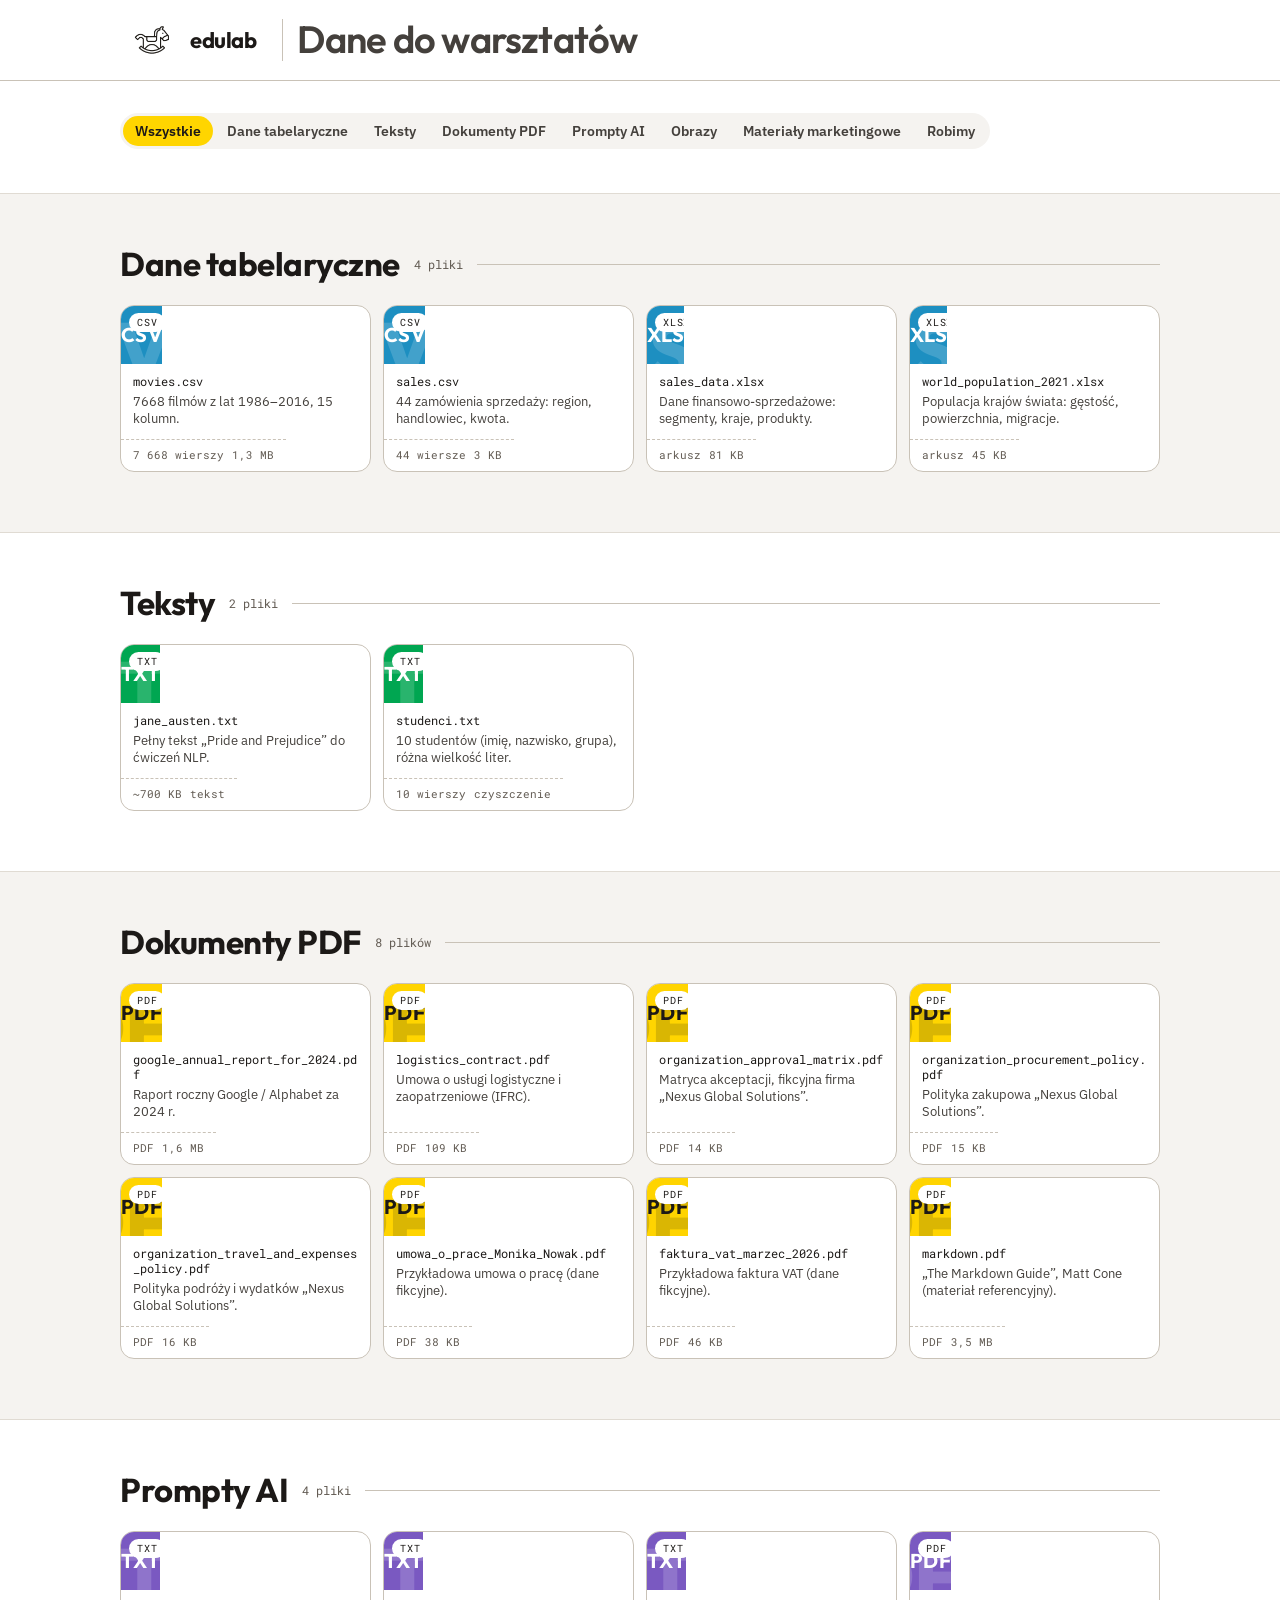
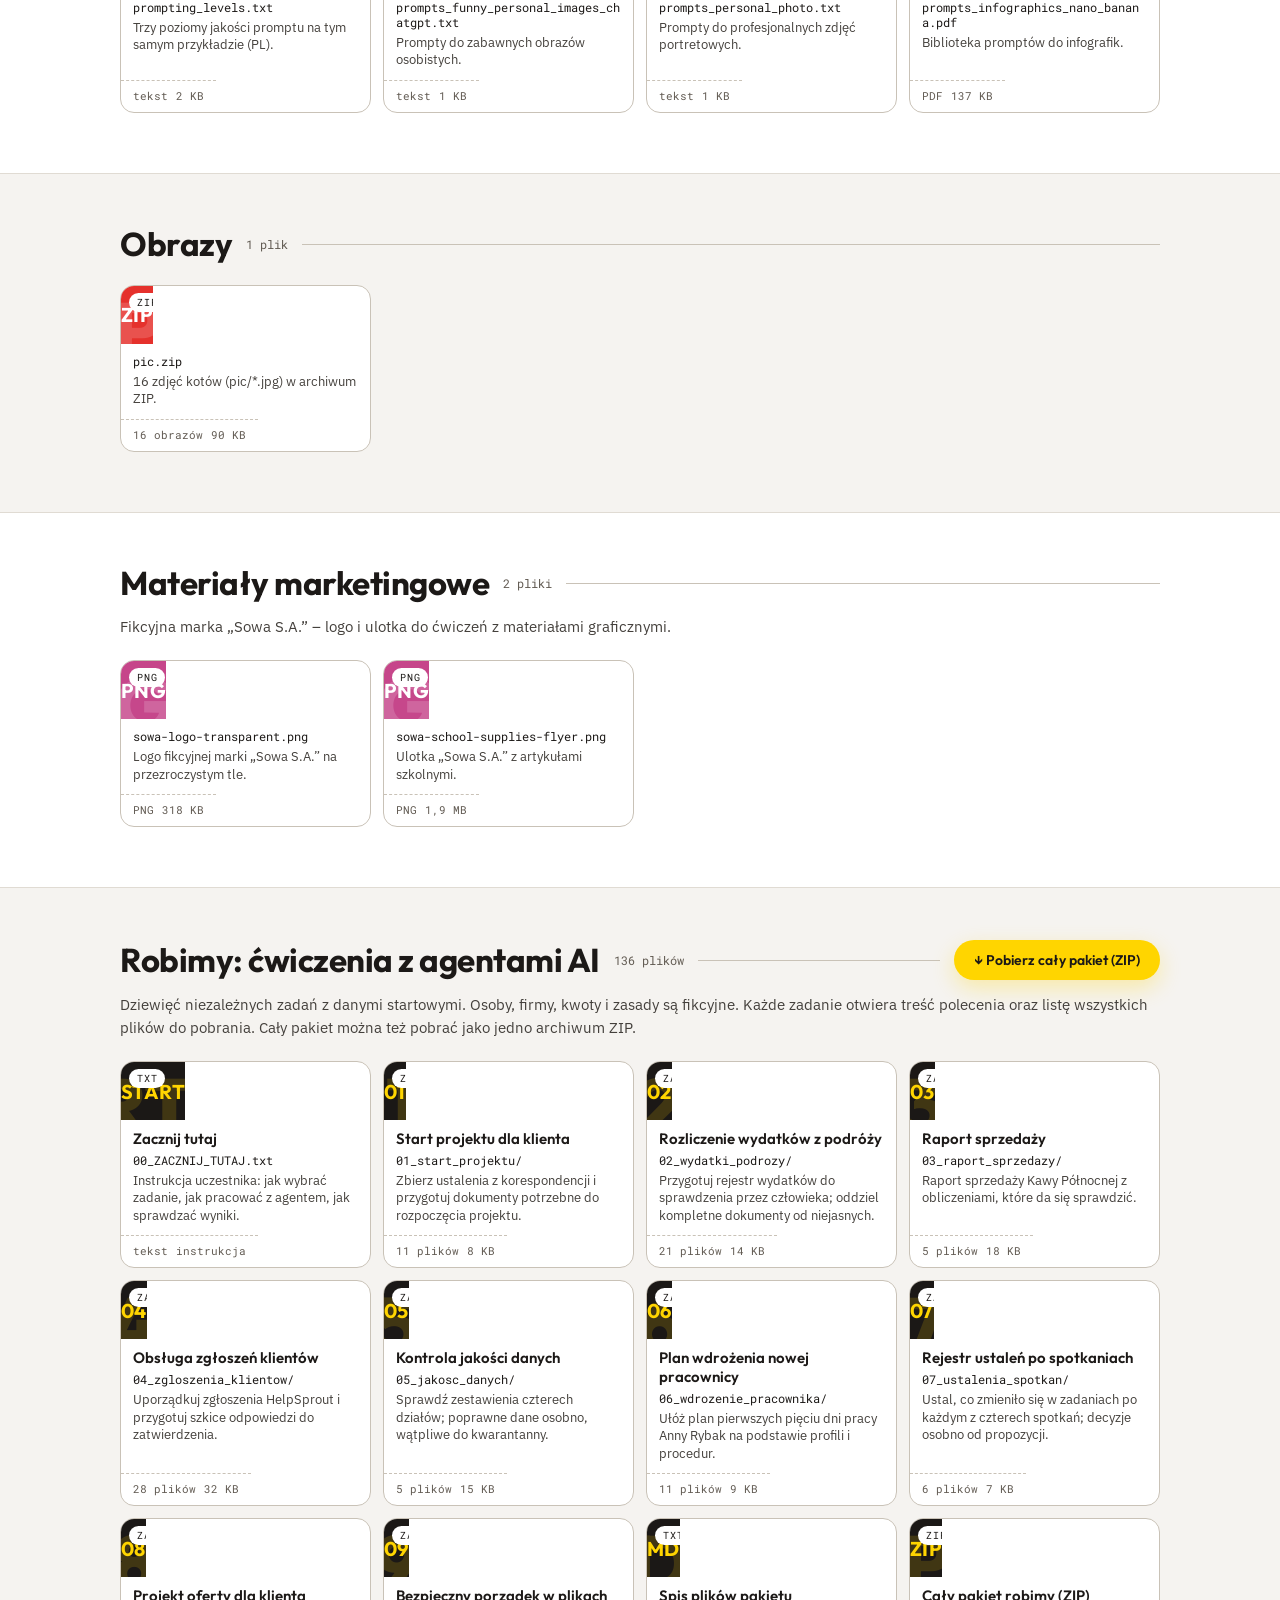
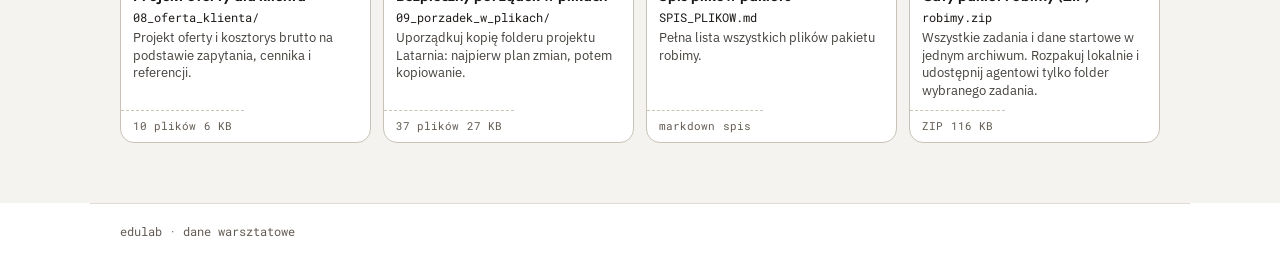
<file: index.html>
<!DOCTYPE html>
<html lang="pl">
<head>
<meta charset="utf-8">
<meta name="viewport" content="width=device-width, initial-scale=1">
<link rel="icon" type="image/svg+xml" href="favicon.svg?v=202609190739">
<link rel="icon" type="image/png" sizes="32x32" href="favicon-32.png?v=202609190739">
<link rel="icon" type="image/png" sizes="16x16" href="favicon-16.png?v=202609190739">
<link rel="apple-touch-icon" sizes="180x180" href="apple-touch-icon.png?v=202609190739">
<meta name="theme-color" content="#FFD500">
<title>edulab · dane warsztatowe</title>
<link rel="preconnect" href="https://fonts.googleapis.com">
<link rel="preconnect" href="https://fonts.gstatic.com" crossorigin>
<link rel="stylesheet" href="https://fonts.googleapis.com/css2?family=Outfit:wght@400;500;600;700;800&family=IBM+Plex+Sans:wght@400;500;600;700&family=Roboto+Mono:wght@400;500&display=swap">
<link rel="stylesheet" href="tokens.css">
<style>
  * { box-sizing: border-box; }
  html, body { margin: 0; padding: 0; }
  body.edu { background: var(--paper); color: var(--ink); font-family: var(--font-sans); }

  /* ─── Top brand bar ─── */
  .edu-header {
    position: sticky; top: 0; z-index: 50; width: 100%;
    background: var(--paper);
    border-bottom: 1px solid var(--line-2);
  }
  .edu-header-inner {
    max-width: 1100px; margin: 0 auto;
    padding: 8px 30px; display: flex; align-items: center; gap: 12px;
  }
  .edu-logo { width: 64px; height: 64px; display: block; margin-right: -6px; }
  .edu-wordmark { font-family: var(--font-display); font-weight: 700; font-size: 22px; letter-spacing: -.02em; color: var(--ink); }
  .edu-app-title {
    margin: 0 0 0 14px; padding-left: 14px; border-left: 1px solid var(--line-2, #d9d3c7);
    font-family: var(--font-display); font-weight: 600; font-size: 38px; letter-spacing: -.02em; line-height: 1.1;
    color: var(--ink-2, #4a4540); white-space: nowrap; overflow: hidden; text-overflow: ellipsis; min-width: 0; flex: 0 1 auto;
  }

  /* ─── Layout shell ─── */
  main { margin: 0; padding: 0; }

  /* ─── Page header ─── */
  .page-head { max-width: 1100px; margin: 0 auto; padding: 32px 30px 44px; text-align: left; }

  /* ─── Filters (segmented toggle) ─── */
  .toolbar { display: flex; justify-content: flex-start; margin: 0; }
  .edu-seg { display: inline-flex; flex-wrap: wrap; justify-content: flex-start; gap: 2px; padding: 3px; background: var(--paper-2); border-radius: var(--r-pill); }
  .edu-seg button {
    border: none; background: transparent; padding: 6px 12px; border-radius: var(--r-pill);
    font-family: var(--font-sans); font-weight: 600; font-size: 14px; color: var(--ink-2); cursor: pointer;
    transition: background-color .15s, color .15s;
  }
  .edu-seg button:hover { color: var(--ink); }
  .edu-seg button[aria-pressed="true"] { background: var(--yellow); color: var(--yellow-ink); }
  .edu-seg button:focus-visible { outline: 3px solid transparent; box-shadow: var(--focus-ring); }

  /* ─── Category sections ─── */
  /* Full-bleed bands: alternating stone / white, content capped in .wrap */
  .cat-section { margin: 0; padding: 52px 0 60px; border-top: 1px solid var(--line); }
  .cat-section:nth-of-type(odd) { background: var(--paper-2); }
  .cat-section > .wrap { max-width: 1100px; margin: 0 auto; padding: 0 30px; }
  /* Section head: h2 + count, then a --line-2 rule running to the right edge (action stays last) */
  .cat-head { display: flex; align-items: center; gap: 14px; margin: 0 0 22px; }
  .cat-head::after { content: ""; order: 1; flex: 1; min-width: 24px; height: 1px; background: var(--line-2); }
  .cat-title { font-family: var(--font-display); font-weight: 700; font-size: var(--h2); line-height: 1.12; letter-spacing: -.015em; color: var(--ink); margin: 0; }
  .cat-count { font-family: var(--font-mono); font-size: 12px; color: var(--ink-3); }
  .cat-action { order: 2; }
  .cat-desc { font-family: var(--font-sans); font-size: 15px; line-height: 1.5; color: var(--ink-2); margin: -8px 0 22px; }
  .cat-section .grid { margin-top: 0; }
  .cat-desc + .grid { margin-top: 0; }

  /* ─── Grid of file cards ─── */
  .grid { display: grid; grid-template-columns: repeat(auto-fill, minmax(232px, 1fr)); gap: 12px; }
  @media (max-width: 560px) { .grid { grid-template-columns: repeat(auto-fill, minmax(160px, 1fr)); gap: 10px; } }

  .card {
    background: var(--surface); border: 1px solid var(--line-2); border-radius: var(--r-lg);
    overflow: hidden; display: flex; flex-direction: column; cursor: pointer; text-align: left;
    padding: 0; border-radius: var(--r-md); font: inherit; color: inherit;
    transition: box-shadow .2s cubic-bezier(.32,.72,.32,1), border-color .2s;
  }
  .card:hover { box-shadow: var(--shadow-md); border-color: var(--line-strong); }
  .card:focus-visible { outline: 3px solid transparent; box-shadow: var(--focus-ring); }

  .card-head {
    height: 58px; position: relative; overflow: hidden;
    display: flex; align-items: center; justify-content: center;
  }
  .head-blue   { background: var(--blue);       color: var(--blue-ink); }
  .head-green  { background: var(--green);      color: var(--green-ink); }
  .head-yellow { background: var(--yellow);     color: var(--yellow-ink); }
  .head-grape  { background: var(--play-grape); color: var(--surface); }
  .head-red    { background: var(--red);        color: var(--red-ink); }
  .head-berry  { background: var(--play-berry); color: var(--surface); }
  .head-ink    { background: var(--ink);        color: var(--yellow); }

  .card-glyph { font-family: var(--font-display); font-weight: 700; font-size: 20px; z-index: 1; letter-spacing: .02em; }
  .card-glyph-ghost {
    position: absolute; right: -10px; bottom: -24px; font-family: var(--font-display);
    font-weight: 800; font-size: 78px; opacity: .16; line-height: 1; user-select: none;
  }
  .card-chip {
    position: absolute; top: 7px; left: 8px; z-index: 2;
    font-family: var(--font-mono); font-size: 9.5px; text-transform: uppercase;
    letter-spacing: .08em; padding: 3px 8px; border-radius: var(--r-pill);
    background: var(--surface); color: var(--ink);
  }

  .card-body { padding: 10px 12px 11px; display: flex; flex-direction: column; gap: 4px; flex: 1; }
  .card-name { font-family: var(--font-mono); font-size: 11.5px; color: var(--ink); word-break: break-all; }
  .card-title { font-family: var(--font-display); font-weight: 600; font-size: 15px; color: var(--ink); line-height: 1.25; }
  .card-blurb { font-family: var(--font-sans); font-size: 12.5px; line-height: 1.4; color: var(--ink-2); margin: 0; }
  .card-foot { padding: 8px 12px 9px; border-top: 1px dashed var(--line-2); }
  .card-meta { display: flex; flex-wrap: wrap; gap: 8px; font-family: var(--font-mono); font-size: 10.5px; color: var(--ink-3); }

  /* ─── Modal ─── */
  .overlay {
    position: fixed; inset: 0; z-index: 100; display: none;
    background: rgba(33,30,26,.46); backdrop-filter: blur(3px);
    align-items: flex-start; justify-content: center; padding: 5vh 20px;
  }
  .overlay.open { display: flex; }
  .modal {
    background: var(--paper); border-radius: var(--r-xl); box-shadow: var(--shadow-lg);
    width: min(860px, 100%); max-height: 90vh; display: flex; flex-direction: column; overflow: hidden;
  }
  .modal-head { padding: 22px 26px 18px; background: var(--paper-2); border-bottom: 1px solid var(--line); display: flex; align-items: flex-start; gap: 16px; }
  .modal-head-text { flex: 1; min-width: 0; }
  .modal-cat { font-family: var(--font-mono); font-size: 11px; text-transform: uppercase; letter-spacing: .1em; color: var(--ink-3); margin: 0 0 6px; }
  .modal-title { font-family: var(--font-mono); font-size: 16px; color: var(--ink); margin: 0; word-break: break-all; }
  .modal-title.is-display { font-family: var(--font-display); font-weight: 700; font-size: 22px; word-break: normal; }
  .modal-blurb { font-family: var(--font-sans); font-size: 14px; color: var(--ink-2); margin: 8px 0 0; line-height: 1.5; }
  .modal-close {
    flex-shrink: 0; width: 36px; height: 36px; border-radius: var(--r-pill); border: 1px solid var(--line-strong);
    background: var(--surface); color: var(--ink); font-size: 18px; cursor: pointer; line-height: 1;
    display: flex; align-items: center; justify-content: center; transition: background-color .15s, color .15s, border-color .15s;
  }
  .modal-close:hover { background: var(--red-soft); color: var(--red-ink); border-color: var(--red-soft); }
  .modal-close:focus-visible, .edu-btn:focus-visible, .file-dl:focus-visible { outline: 3px solid transparent; box-shadow: var(--focus-ring); }

  .modal-actions { padding: 14px 26px; display: flex; gap: 12px; align-items: center; border-bottom: 1px solid var(--line); flex-wrap: wrap; }
  .edu-btn {
    font-family: var(--font-display); font-weight: 600; font-size: 14px;
    background: var(--yellow); color: var(--on-primary); border: none; text-decoration: none;
    border-radius: var(--r-pill); padding: 11px 20px; box-shadow: var(--shadow-primary);
    cursor: pointer; transition: background-color .15s, transform .12s; display: inline-flex; align-items: center; gap: 8px;
  }
  .edu-btn:hover { background: var(--yellow-600); }
  .edu-btn:active { transform: scale(.96); }
  .edu-btn-ghost {
    font-family: var(--font-sans); font-weight: 600; font-size: 14px; color: var(--ink);
    background: var(--surface); border: 1px solid var(--line-strong); box-shadow: none;
  }
  .edu-btn-ghost:hover { background: var(--paper-2); color: var(--ink); }
  .edu-btn[hidden] { display: none; }

  .modal-body { padding: 0; overflow: auto; flex: 1; }

  .preview-note { font-family: var(--font-mono); font-size: 11px; color: var(--ink-3); padding: 12px 26px 0; }

  /* CSV / XLSX table preview */
  .tbl-wrap { overflow: auto; border: 1px solid var(--line-2); border-radius: var(--r-md); margin: 0 26px 26px; }
  table.preview { border-collapse: collapse; width: 100%; font-family: var(--font-sans); font-size: 13px; }
  table.preview th { position: sticky; top: 0; background: var(--paper-3); color: var(--ink); font-family: var(--font-mono); font-size: 11px; text-transform: uppercase; letter-spacing: .08em; text-align: left; padding: 9px 12px; white-space: nowrap; border-bottom: 1px solid var(--line-2); }
  table.preview td { padding: 8px 12px; border-bottom: 1px solid var(--line); color: var(--ink-2); white-space: nowrap; }
  table.preview tr:last-child td { border-bottom: none; }
  table.preview tr:nth-child(even) td { background: var(--paper-2); }
  table.preview td:first-child { color: var(--ink); font-weight: 600; }
  table.preview td.num { text-align: right; font-variant-numeric: tabular-nums; }

  /* text preview */
  pre.txt-preview {
    margin: 0 26px 26px; padding: 18px 20px; background: var(--surface); border: 1px solid var(--line);
    border-radius: var(--r-md); font-family: var(--font-mono); font-size: 12.5px; line-height: 1.6;
    color: var(--ink); white-space: pre-wrap; word-break: break-word; max-height: 52vh; overflow: auto;
  }

  /* pdf preview */
  .pdf-frame { width: 100%; height: 60vh; border: 1px solid var(--line); border-radius: var(--r-md); display: block; }
  .pdf-wrap { padding: 0 26px 26px; }

  /* image preview */
  .img-wrap { padding: 0 26px 26px; }
  .img-preview { display: block; max-width: 100%; max-height: 60vh; margin: 0 auto; border: 1px solid var(--line); border-radius: var(--r-md); background: var(--paper-2); }

  /* info block (solid colour) */
  .info-panel { margin: 0 26px 26px; padding: 22px 24px; background: var(--blue-soft); border-radius: var(--r-xl); color: var(--blue-ink); }
  .info-panel h4 { font-family: var(--font-display); font-weight: 700; font-size: 17px; margin: 0 0 8px; color: inherit; }
  .info-panel p { font-family: var(--font-sans); font-size: 14px; line-height: 1.55; margin: 0; color: inherit; }

  /* task file list (robimy) */
  .file-list { margin: 0 26px 26px; border: 1px solid var(--line-2); border-radius: var(--r-md); overflow: hidden; }
  .file-list-head { font-family: var(--font-mono); font-size: 11px; text-transform: uppercase; letter-spacing: .05em; color: var(--ink); background: var(--paper-3); padding: 9px 14px; border-bottom: 1px solid var(--line-2); }
  .file-row { display: flex; align-items: center; gap: 12px; padding: 8px 14px; border-bottom: 1px solid var(--line); font-size: 13px; }
  .file-row:last-child { border-bottom: none; }
  .file-row:nth-child(even) { background: var(--paper-2); }
  .file-path { flex: 1; min-width: 0; font-family: var(--font-mono); font-size: 12px; color: var(--ink); word-break: break-all; }
  .file-size { font-family: var(--font-mono); font-size: 11px; color: var(--ink-3); white-space: nowrap; }
  .file-dl { font-family: var(--font-sans); font-weight: 600; font-size: 12px; color: var(--ink); text-decoration: none; background: var(--surface); border: 1px solid var(--line-strong); border-radius: var(--r-pill); padding: 4px 10px; white-space: nowrap; transition: background-color .15s; }
  .file-dl:hover { background: var(--yellow); color: var(--yellow-ink); border-color: var(--yellow); }

  .loader { font-family: var(--font-mono); font-size: 12px; color: var(--ink-3); padding: 40px 26px; text-align: center; }

  footer.edu-foot { max-width: 1100px; margin: 0 auto; padding: 20px 30px; border-top: 1px solid var(--line); font-family: var(--font-mono); font-size: 11.5px; color: var(--ink-3); display: flex; justify-content: space-between; flex-wrap: wrap; gap: 10px; }

  .sr-only { position: absolute; width: 1px; height: 1px; overflow: hidden; clip: rect(0 0 0 0); white-space: nowrap; }

  @media (max-width: 768px) {
    .cat-head { flex-wrap: wrap; }
    .cat-action { margin-left: 0; }
    .edu-header-inner { padding: 6px 16px; }
    .page-head { padding: 22px 16px 32px; }
    .edu-app-title { font-size: 15px; margin-left: 10px; padding-left: 10px; }
    .cat-section { padding: 36px 0 44px; }
    .cat-section > .wrap { padding: 0 16px; }
    .cat-head::after { display: none; }
    footer.edu-foot { padding: 20px 16px; }
    .modal-head, .modal-actions { padding-left: 18px; padding-right: 18px; }
    .tbl-wrap, pre.txt-preview, .info-panel, .file-list { margin-left: 18px; margin-right: 18px; }
    .pdf-wrap, .img-wrap { padding-left: 18px; padding-right: 18px; }
    .preview-note { padding-left: 18px; }
  }
</style>
</head>
<body class="edu">

<header class="edu-header"><div class="edu-header-inner">
  <img class="edu-logo" alt="edulab" src="edulab-mark-ink.png">
  <span class="edu-wordmark">edulab</span>
  <h1 class="edu-app-title">Dane do warsztatów</h1>
</div></header>

<main>
  <div class="page-head">
    <div class="toolbar"><div class="edu-seg" id="filters" role="group" aria-label="Filtr kategorii"></div></div>
  </div>

  <div id="sections"></div>
  <p class="sr-only" id="live" aria-live="polite"></p>
</main>

<footer class="edu-foot">
  <span>edulab · dane warsztatowe</span>
</footer>

<div class="overlay" id="overlay">
  <div class="modal" role="dialog" aria-modal="true" aria-labelledby="m-name">
    <div class="modal-head">
      <div class="modal-head-text">
        <p class="modal-cat" id="m-cat"></p>
        <h2 class="modal-title" id="m-name"></h2>
        <p class="modal-blurb" id="m-blurb"></p>
      </div>
      <button class="modal-close" id="m-close" aria-label="Zamknij">×</button>
    </div>
    <div class="modal-actions">
      <a class="edu-btn" id="m-download" href="#" download>↓ Pobierz plik</a>
      <a class="edu-btn edu-btn-ghost" id="m-raw" href="#" target="_blank" rel="noopener">Otwórz na GitHubie</a>
      <span style="flex:1"></span>
      <span class="card-meta" id="m-meta" style="padding:0;"></span>
    </div>
    <div class="modal-body" id="m-body"></div>
  </div>
</div>

<script>
// ─── Constants ───
const RAW  = "https://raw.githubusercontent.com/workszop/data/main/";
const BLOB = "https://github.com/workszop/data/blob/main/";
const TREE = "https://github.com/workszop/data/tree/main/";
const XLSX_CDN = "https://cdn.jsdelivr.net/npm/xlsx@0.18.5/dist/xlsx.full.min.js";
const TXT_LIMIT = 6000;
const TABLE_ROWS = 26;
const NUM_CELL = /^[-+]?\d[\d\s.,]*%?$/;   // preview cells right-aligned as numbers

// category -> label, head colour class, optional description
const CAT = {
  tabular:   { label: "Dane tabelaryczne",     head: "head-blue" },
  text:      { label: "Teksty",                head: "head-green" },
  docs:      { label: "Dokumenty PDF",         head: "head-yellow" },
  prompts:   { label: "Prompty AI",            head: "head-grape" },
  images:    { label: "Obrazy",                head: "head-red" },
  marketing: { label: "Materiały marketingowe", head: "head-berry",
               desc: "Fikcyjna marka „Sowa S.A.” – logo i ulotka do ćwiczeń z materiałami graficznymi." },
  robimy:    { label: "Robimy: ćwiczenia z agentami AI", short: "Robimy", head: "head-ink",
               desc: "Dziewięć niezależnych zadań z danymi startowymi. Osoby, firmy, kwoty i zasady są fikcyjne. Każde zadanie otwiera treść polecenia oraz listę wszystkich plików do pobrania. Cały pakiet można też pobrać jako jedno archiwum ZIP.",
               zip: "robimy.zip" },
};

// every file in robimy/, grouped by task folder (generated from git ls-files)
const ROBIMY = {"_root":[{"p":"00_ZACZNIJ_TUTAJ.txt","s":2898},{"p":"SPIS_PLIKOW.md","s":26728}],"01_start_projektu":[{"p":"01_start_projektu/ZADANIE.txt","s":2120},{"p":"01_start_projektu/dane_startowe/kalendarz_zespolu.csv","s":724},{"p":"01_start_projektu/dane_startowe/katalog_uslug.csv","s":663},{"p":"01_start_projektu/dane_startowe/korespondencja_01.txt","s":653},{"p":"01_start_projektu/dane_startowe/korespondencja_02.txt","s":526},{"p":"01_start_projektu/dane_startowe/korespondencja_03.txt","s":521},{"p":"01_start_projektu/dane_startowe/korespondencja_04.txt","s":446},{"p":"01_start_projektu/dane_startowe/korespondencja_05.txt","s":452},{"p":"01_start_projektu/dane_startowe/notatka_spotkanie.txt","s":808},{"p":"01_start_projektu/dane_startowe/portfolio_zatwierdzone.md","s":710},{"p":"01_start_projektu/dane_startowe/zasady_danych.txt","s":415}],"02_wydatki_podrozy":[{"p":"02_wydatki_podrozy/ZADANIE.txt","s":2193},{"p":"02_wydatki_podrozy/dane_startowe/brief_podrozy.md","s":766},{"p":"02_wydatki_podrozy/dane_startowe/dokument_001.txt","s":564},{"p":"02_wydatki_podrozy/dane_startowe/dokument_002.txt","s":521},{"p":"02_wydatki_podrozy/dane_startowe/dokument_003.txt","s":501},{"p":"02_wydatki_podrozy/dane_startowe/dokument_004.txt","s":513},{"p":"02_wydatki_podrozy/dane_startowe/dokument_005.txt","s":513},{"p":"02_wydatki_podrozy/dane_startowe/dokument_006.txt","s":501},{"p":"02_wydatki_podrozy/dane_startowe/dokument_007.txt","s":553},{"p":"02_wydatki_podrozy/dane_startowe/dokument_008.txt","s":511},{"p":"02_wydatki_podrozy/dane_startowe/dokument_009.txt","s":570},{"p":"02_wydatki_podrozy/dane_startowe/dokument_010.txt","s":566},{"p":"02_wydatki_podrozy/dane_startowe/dokument_011.txt","s":502},{"p":"02_wydatki_podrozy/dane_startowe/dokument_012.txt","s":559},{"p":"02_wydatki_podrozy/dane_startowe/dokument_013.txt","s":525},{"p":"02_wydatki_podrozy/dane_startowe/dokument_014.txt","s":532},{"p":"02_wydatki_podrozy/dane_startowe/dokument_015.txt","s":516},{"p":"02_wydatki_podrozy/dane_startowe/dokument_016.txt","s":548},{"p":"02_wydatki_podrozy/dane_startowe/dokument_017.txt","s":551},{"p":"02_wydatki_podrozy/dane_startowe/dokument_018.txt","s":551},{"p":"02_wydatki_podrozy/dane_startowe/spis_zrodel.csv","s":1350}],"03_raport_sprzedazy":[{"p":"03_raport_sprzedazy/ZADANIE.txt","s":2174},{"p":"03_raport_sprzedazy/dane_startowe/cele.csv","s":168},{"p":"03_raport_sprzedazy/dane_startowe/okresy.csv","s":397},{"p":"03_raport_sprzedazy/dane_startowe/sprzedaz.csv","s":15689},{"p":"03_raport_sprzedazy/dane_startowe/wynik_poprzedni.csv","s":115}],"04_zgloszenia_klientow":[{"p":"04_zgloszenia_klientow/ZADANIE.txt","s":2433},{"p":"04_zgloszenia_klientow/dane_startowe/eksport_01.csv","s":8547},{"p":"04_zgloszenia_klientow/dane_startowe/eksport_02.csv","s":8547},{"p":"04_zgloszenia_klientow/dane_startowe/historia_zamowien.csv","s":841},{"p":"04_zgloszenia_klientow/dane_startowe/wiadomosc_001.txt","s":546},{"p":"04_zgloszenia_klientow/dane_startowe/wiadomosc_002.txt","s":511},{"p":"04_zgloszenia_klientow/dane_startowe/wiadomosc_003.txt","s":542},{"p":"04_zgloszenia_klientow/dane_startowe/wiadomosc_004.txt","s":525},{"p":"04_zgloszenia_klientow/dane_startowe/wiadomosc_005.txt","s":464},{"p":"04_zgloszenia_klientow/dane_startowe/wiadomosc_006.txt","s":563},{"p":"04_zgloszenia_klientow/dane_startowe/wiadomosc_007.txt","s":560},{"p":"04_zgloszenia_klientow/dane_startowe/wiadomosc_008.txt","s":595},{"p":"04_zgloszenia_klientow/dane_startowe/wiadomosc_009.txt","s":565},{"p":"04_zgloszenia_klientow/dane_startowe/wiadomosc_010.txt","s":505},{"p":"04_zgloszenia_klientow/dane_startowe/wiadomosc_011.txt","s":553},{"p":"04_zgloszenia_klientow/dane_startowe/wiadomosc_012.txt","s":516},{"p":"04_zgloszenia_klientow/dane_startowe/wiadomosc_013.txt","s":483},{"p":"04_zgloszenia_klientow/dane_startowe/wiadomosc_014.txt","s":459},{"p":"04_zgloszenia_klientow/dane_startowe/wiadomosc_015.txt","s":517},{"p":"04_zgloszenia_klientow/dane_startowe/wiadomosc_016.txt","s":502},{"p":"04_zgloszenia_klientow/dane_startowe/wiadomosc_017.txt","s":535},{"p":"04_zgloszenia_klientow/dane_startowe/wiadomosc_018.txt","s":443},{"p":"04_zgloszenia_klientow/dane_startowe/wiadomosc_019.txt","s":492},{"p":"04_zgloszenia_klientow/dane_startowe/wiadomosc_020.txt","s":479},{"p":"04_zgloszenia_klientow/dane_startowe/wiadomosc_021.txt","s":500},{"p":"04_zgloszenia_klientow/dane_startowe/wiadomosc_022.txt","s":459},{"p":"04_zgloszenia_klientow/dane_startowe/wiadomosc_023.txt","s":487},{"p":"04_zgloszenia_klientow/dane_startowe/wiadomosc_024.txt","s":493}],"05_jakosc_danych":[{"p":"05_jakosc_danych/ZADANIE.txt","s":2426},{"p":"05_jakosc_danych/dane_startowe/finanse.csv","s":2975},{"p":"05_jakosc_danych/dane_startowe/operacje.csv","s":3684},{"p":"05_jakosc_danych/dane_startowe/sprzedaz.csv","s":3084},{"p":"05_jakosc_danych/dane_startowe/wsparcie.csv","s":3272}],"06_wdrozenie_pracownika":[{"p":"06_wdrozenie_pracownika/ZADANIE.txt","s":2147},{"p":"06_wdrozenie_pracownika/dane_startowe/kalendarz_wdrozenia.csv","s":612},{"p":"06_wdrozenie_pracownika/dane_startowe/macierz_dostepow.csv","s":842},{"p":"06_wdrozenie_pracownika/dane_startowe/opiekunowie.csv","s":535},{"p":"06_wdrozenie_pracownika/dane_startowe/procedura_01.md","s":764},{"p":"06_wdrozenie_pracownika/dane_startowe/procedura_02.md","s":673},{"p":"06_wdrozenie_pracownika/dane_startowe/procedura_03.md","s":561},{"p":"06_wdrozenie_pracownika/dane_startowe/profil_01.md","s":1148},{"p":"06_wdrozenie_pracownika/dane_startowe/profil_02.md","s":809},{"p":"06_wdrozenie_pracownika/dane_startowe/profil_03.md","s":810},{"p":"06_wdrozenie_pracownika/dane_startowe/profil_04.md","s":760}],"07_ustalenia_spotkan":[{"p":"07_ustalenia_spotkan/ZADANIE.txt","s":2121},{"p":"07_ustalenia_spotkan/dane_startowe/spotkanie_01.md","s":1058},{"p":"07_ustalenia_spotkan/dane_startowe/spotkanie_02.md","s":868},{"p":"07_ustalenia_spotkan/dane_startowe/spotkanie_03.md","s":882},{"p":"07_ustalenia_spotkan/dane_startowe/spotkanie_04.md","s":907},{"p":"07_ustalenia_spotkan/dane_startowe/zadania_startowe.csv","s":1507}],"08_oferta_klienta":[{"p":"08_oferta_klienta/ZADANIE.txt","s":2153},{"p":"08_oferta_klienta/dane_startowe/cennik.csv","s":476},{"p":"08_oferta_klienta/dane_startowe/dostepnosc_realizacji.csv","s":427},{"p":"08_oferta_klienta/dane_startowe/katalog_uslug.csv","s":551},{"p":"08_oferta_klienta/dane_startowe/notatka_wewnetrzna.txt","s":302},{"p":"08_oferta_klienta/dane_startowe/portfolio_zatwierdzone.md","s":486},{"p":"08_oferta_klienta/dane_startowe/reguly_rabatow.md","s":490},{"p":"08_oferta_klienta/dane_startowe/uzupelnienie_01.txt","s":374},{"p":"08_oferta_klienta/dane_startowe/wzor_oferty.md","s":481},{"p":"08_oferta_klienta/dane_startowe/zapytanie_klienta.txt","s":537}],"09_porzadek_w_plikach":[{"p":"09_porzadek_w_plikach/ZADANIE.txt","s":2468},{"p":"09_porzadek_w_plikach/dane_startowe/archiwum/2025/Plan spotkania.md","s":804},{"p":"09_porzadek_w_plikach/dane_startowe/archiwum/Lista zadań.csv","s":271},{"p":"09_porzadek_w_plikach/dane_startowe/archiwum/Notatka z rozmowy.txt","s":811},{"p":"09_porzadek_w_plikach/dane_startowe/archiwum/Notatki zespołu.txt","s":813},{"p":"09_porzadek_w_plikach/dane_startowe/archiwum/Plan spotkania.md","s":801},{"p":"09_porzadek_w_plikach/dane_startowe/archiwum/brief etap 1.md","s":796},{"p":"09_porzadek_w_plikach/dane_startowe/czytelnia/założenia – komentarze.txt","s":795},{"p":"09_porzadek_w_plikach/dane_startowe/czytelnia/założenia.txt","s":782},{"p":"09_porzadek_w_plikach/dane_startowe/dane/Lista zadań.csv","s":351},{"p":"09_porzadek_w_plikach/dane_startowe/dane/ankieta uczestników kopia.csv","s":374},{"p":"09_porzadek_w_plikach/dane_startowe/dane/ankieta uczestników.csv","s":374},{"p":"09_porzadek_w_plikach/dane_startowe/dane/lista zadań poprawiona.csv","s":302},{"p":"09_porzadek_w_plikach/dane_startowe/do wysłania/Podsumowanie dla partnera.txt","s":809},{"p":"09_porzadek_w_plikach/dane_startowe/inbox/Notatka z rozmowy.txt","s":788},{"p":"09_porzadek_w_plikach/dane_startowe/inbox/Nowy dokument 1 (2).md","s":783},{"p":"09_porzadek_w_plikach/dane_startowe/inbox/Nowy dokument 1.md","s":783},{"p":"09_porzadek_w_plikach/dane_startowe/notatki/Decyzje projektowe – szkic.md","s":781},{"p":"09_porzadek_w_plikach/dane_startowe/notatki/Decyzje projektowe.md","s":803},{"p":"09_porzadek_w_plikach/dane_startowe/raporty/Raport tygodniowy final 2.md","s":791},{"p":"09_porzadek_w_plikach/dane_startowe/raporty/Raport tygodniowy final.md","s":792},{"p":"09_porzadek_w_plikach/dane_startowe/raporty/Raport tygodniowy.md","s":795},{"p":"09_porzadek_w_plikach/dane_startowe/robocze/Plan spotkania.md","s":812},{"p":"09_porzadek_w_plikach/dane_startowe/robocze/plan spotkania 2.md","s":794},{"p":"09_porzadek_w_plikach/dane_startowe/robocze/plan_spotkania_2026-02-12.md","s":782},{"p":"09_porzadek_w_plikach/dane_startowe/stare kopie/wersja finalna/Opis usługi.md","s":790},{"p":"09_porzadek_w_plikach/dane_startowe/stare kopie/wersja finalna/Podsumowanie dla partnera.txt","s":809},{"p":"09_porzadek_w_plikach/dane_startowe/współpraca/Kalendarz prac.csv","s":286},{"p":"09_porzadek_w_plikach/dane_startowe/współpraca/Notatki zespołu (koperta).txt","s":790},{"p":"09_porzadek_w_plikach/dane_startowe/współpraca/Notatki zespołu.txt","s":790},{"p":"09_porzadek_w_plikach/dane_startowe/współpraca/brief – etap 1.md","s":791},{"p":"09_porzadek_w_plikach/dane_startowe/współpraca/kalendarz prac kopia.csv","s":286},{"p":"09_porzadek_w_plikach/dane_startowe/źródła/Glosariusz.md","s":781},{"p":"09_porzadek_w_plikach/dane_startowe/źródła/Glosariusz_roboczy.md","s":794},{"p":"09_porzadek_w_plikach/dane_startowe/źródła/Metryka zakresu.json","s":447},{"p":"09_porzadek_w_plikach/dane_startowe/źródła/Opis usługi.md","s":790},{"p":"09_porzadek_w_plikach/dane_startowe/źródła/opis_usługi_v2.md","s":809}]};

const FILES = [
  // ─── tabular ───
  { f:"movies.csv", cat:"tabular", kind:"csv", glyph:"CSV",
    blurb:"7668 filmów z lat 1986–2016, 15 kolumn.", meta:["7 668 wierszy","1,3 MB"] },
  { f:"sales.csv", cat:"tabular", kind:"csv", glyph:"CSV",
    blurb:"44 zamówienia sprzedaży: region, handlowiec, kwota.", meta:["44 wiersze","3 KB"] },
  { f:"sales_data.xlsx", cat:"tabular", kind:"xlsx", glyph:"XLS",
    blurb:"Dane finansowo-sprzedażowe: segmenty, kraje, produkty.", meta:["arkusz","81 KB"] },
  { f:"world_population_2021.xlsx", cat:"tabular", kind:"xlsx", glyph:"XLS",
    blurb:"Populacja krajów świata: gęstość, powierzchnia, migracje.", meta:["arkusz","45 KB"] },

  // ─── text ───
  { f:"jane_austen.txt", cat:"text", kind:"txt", glyph:"TXT",
    blurb:"Pełny tekst „Pride and Prejudice” do ćwiczeń NLP.", meta:["~700 KB","tekst"] },
  { f:"studenci.txt", cat:"text", kind:"txt", glyph:"TXT",
    blurb:"10 studentów (imię, nazwisko, grupa), różna wielkość liter.", meta:["10 wierszy","czyszczenie"] },

  // ─── docs ───
  { f:"google_annual_report_for_2024.pdf", cat:"docs", kind:"pdf", glyph:"PDF",
    blurb:"Raport roczny Google / Alphabet za 2024 r.", meta:["PDF","1,6 MB"] },
  { f:"logistics_contract.pdf", cat:"docs", kind:"pdf", glyph:"PDF",
    blurb:"Umowa o usługi logistyczne i zaopatrzeniowe (IFRC).", meta:["PDF","109 KB"] },
  { f:"organization_approval_matrix.pdf", cat:"docs", kind:"pdf", glyph:"PDF",
    blurb:"Matryca akceptacji, fikcyjna firma „Nexus Global Solutions”.", meta:["PDF","14 KB"] },
  { f:"organization_procurement_policy.pdf", cat:"docs", kind:"pdf", glyph:"PDF",
    blurb:"Polityka zakupowa „Nexus Global Solutions”.", meta:["PDF","15 KB"] },
  { f:"organization_travel_and_expenses_policy.pdf", cat:"docs", kind:"pdf", glyph:"PDF",
    blurb:"Polityka podróży i wydatków „Nexus Global Solutions”.", meta:["PDF","16 KB"] },
  { f:"umowa_o_prace_Monika_Nowak.pdf", cat:"docs", kind:"pdf", glyph:"PDF",
    blurb:"Przykładowa umowa o pracę (dane fikcyjne).", meta:["PDF","38 KB"] },
  { f:"faktura_vat_marzec_2026.pdf", cat:"docs", kind:"pdf", glyph:"PDF",
    blurb:"Przykładowa faktura VAT (dane fikcyjne).", meta:["PDF","46 KB"] },
  { f:"markdown.pdf", cat:"docs", kind:"pdf", glyph:"PDF",
    blurb:"„The Markdown Guide”, Matt Cone (materiał referencyjny).", meta:["PDF","3,5 MB"] },

  // ─── prompts ───
  { f:"prompting_levels.txt", cat:"prompts", kind:"txt", glyph:"TXT",
    blurb:"Trzy poziomy jakości promptu na tym samym przykładzie (PL).", meta:["tekst","2 KB"] },
  { f:"prompts_funny_personal_images_chatgpt.txt", cat:"prompts", kind:"txt", glyph:"TXT",
    blurb:"Prompty do zabawnych obrazów osobistych.", meta:["tekst","1 KB"] },
  { f:"prompts_personal_photo.txt", cat:"prompts", kind:"txt", glyph:"TXT",
    blurb:"Prompty do profesjonalnych zdjęć portretowych.", meta:["tekst","1 KB"] },
  { f:"prompts_infographics_nano_banana.pdf", cat:"prompts", kind:"pdf", glyph:"PDF",
    blurb:"Biblioteka promptów do infografik.", meta:["PDF","137 KB"] },

  // ─── images ───
  { f:"pic.zip", cat:"images", kind:"zip", glyph:"ZIP",
    blurb:"16 zdjęć kotów (pic/*.jpg) w archiwum ZIP.", meta:["16 obrazów","90 KB"] },

  // ─── marketing ───
  { f:"marketing/sowa-sa/sowa-logo-transparent.png", cat:"marketing", kind:"png", glyph:"PNG",
    blurb:"Logo fikcyjnej marki „Sowa S.A.” na przezroczystym tle.", meta:["PNG","318 KB"] },
  { f:"marketing/sowa-sa/sowa-school-supplies-flyer.png", cat:"marketing", kind:"png", glyph:"PNG",
    blurb:"Ulotka „Sowa S.A.” z artykułami szkolnymi.", meta:["PNG","1,9 MB"] },

  // ─── robimy ───
  { f:"robimy/00_ZACZNIJ_TUTAJ.txt", cat:"robimy", kind:"txt", glyph:"START", title:"Zacznij tutaj",
    blurb:"Instrukcja uczestnika: jak wybrać zadanie, jak pracować z agentem, jak sprawdzać wyniki.", meta:["tekst","instrukcja"] },
  { f:"robimy/01_start_projektu", cat:"robimy", kind:"task", glyph:"01", title:"Start projektu dla klienta", task:"01_start_projektu",
    blurb:"Zbierz ustalenia z korespondencji i przygotuj dokumenty potrzebne do rozpoczęcia projektu." },
  { f:"robimy/02_wydatki_podrozy", cat:"robimy", kind:"task", glyph:"02", title:"Rozliczenie wydatków z podróży", task:"02_wydatki_podrozy",
    blurb:"Przygotuj rejestr wydatków do sprawdzenia przez człowieka; oddziel kompletne dokumenty od niejasnych." },
  { f:"robimy/03_raport_sprzedazy", cat:"robimy", kind:"task", glyph:"03", title:"Raport sprzedaży", task:"03_raport_sprzedazy",
    blurb:"Raport sprzedaży Kawy Północnej z obliczeniami, które da się sprawdzić." },
  { f:"robimy/04_zgloszenia_klientow", cat:"robimy", kind:"task", glyph:"04", title:"Obsługa zgłoszeń klientów", task:"04_zgloszenia_klientow",
    blurb:"Uporządkuj zgłoszenia HelpSprout i przygotuj szkice odpowiedzi do zatwierdzenia." },
  { f:"robimy/05_jakosc_danych", cat:"robimy", kind:"task", glyph:"05", title:"Kontrola jakości danych", task:"05_jakosc_danych",
    blurb:"Sprawdź zestawienia czterech działów; poprawne dane osobno, wątpliwe do kwarantanny." },
  { f:"robimy/06_wdrozenie_pracownika", cat:"robimy", kind:"task", glyph:"06", title:"Plan wdrożenia nowej pracownicy", task:"06_wdrozenie_pracownika",
    blurb:"Ułóż plan pierwszych pięciu dni pracy Anny Rybak na podstawie profili i procedur." },
  { f:"robimy/07_ustalenia_spotkan", cat:"robimy", kind:"task", glyph:"07", title:"Rejestr ustaleń po spotkaniach", task:"07_ustalenia_spotkan",
    blurb:"Ustal, co zmieniło się w zadaniach po każdym z czterech spotkań; decyzje osobno od propozycji." },
  { f:"robimy/08_oferta_klienta", cat:"robimy", kind:"task", glyph:"08", title:"Projekt oferty dla klienta", task:"08_oferta_klienta",
    blurb:"Projekt oferty i kosztorys brutto na podstawie zapytania, cennika i referencji." },
  { f:"robimy/09_porzadek_w_plikach", cat:"robimy", kind:"task", glyph:"09", title:"Bezpieczny porządek w plikach", task:"09_porzadek_w_plikach",
    blurb:"Uporządkuj kopię folderu projektu Latarnia: najpierw plan zmian, potem kopiowanie." },
  { f:"robimy/SPIS_PLIKOW.md", cat:"robimy", kind:"txt", glyph:"MD", title:"Spis plików pakietu",
    blurb:"Pełna lista wszystkich plików pakietu robimy.", meta:["markdown","spis"] },
  { f:"robimy.zip", cat:"robimy", kind:"zip", glyph:"ZIP", title:"Cały pakiet robimy (ZIP)", zipOf:"robimy",
    blurb:"Wszystkie zadania i dane startowe w jednym archiwum. Rozpakuj lokalnie i udostępnij agentowi tylko folder wybranego zadania.", meta:["ZIP","116 KB"] },
];

// ─── State ───
let activeCat = "all";
let pdfObjectUrl = null;
let xlsxLoading = null;

// ─── DOM refs ───
const sectionsEl = document.getElementById("sections");
const filtersEl  = document.getElementById("filters");
const liveEl     = document.getElementById("live");
const overlay    = document.getElementById("overlay");
const mBody      = document.getElementById("m-body");
const mCat       = document.getElementById("m-cat");
const mName      = document.getElementById("m-name");
const mBlurb     = document.getElementById("m-blurb");
const mMeta      = document.getElementById("m-meta");
const mDownload  = document.getElementById("m-download");
const mRaw       = document.getElementById("m-raw");
const mClose     = document.getElementById("m-close");

// ─── Helpers ───
const esc = s => String(s).replace(/&/g,"&amp;").replace(/</g,"&lt;").replace(/>/g,"&gt;").replace(/"/g,"&quot;");
const encPath = p => p.split("/").map(encodeURIComponent).join("/");
const fmtSize = n => n < 1024 ? `${n} B` : n < 1024*1024 ? `${Math.round(n/1024)} KB` : `${(n/1024/1024).toFixed(1).replace(".", ",")} MB`;
const taskFiles = key => ROBIMY[key] || [];
const taskSize  = key => taskFiles(key).reduce((a, x) => a + x.s, 0);
const baseName  = p => p.split("/").pop();
const pluralFiles = n => n === 1 ? "plik" : (n % 10 >= 2 && n % 10 <= 4 && (n % 100 < 10 || n % 100 >= 20)) ? "pliki" : "plików";
const countFiles = cat => FILES.filter(x => x.cat === cat).reduce((a, x) => a + (x.kind === "task" ? taskFiles(x.task).length : x.zipOf ? 0 : 1), 0);

function itemMeta(it) {
  if (it.kind === "task") { const n = taskFiles(it.task).length; return [`${n} ${pluralFiles(n)}`, fmtSize(taskSize(it.task))]; }
  return it.meta || [];
}

// ─── Render ───
function buildFilters() {
  const cats = ["all", ...Object.keys(CAT)];
  filtersEl.innerHTML = "";
  cats.forEach(c => {
    const b = document.createElement("button");
    b.type = "button";
    b.textContent = c === "all" ? "Wszystkie" : (CAT[c].short || CAT[c].label);
    b.setAttribute("aria-pressed", String(c === activeCat));
    b.dataset.cat = c;
    b.onclick = () => { activeCat = c; buildFilters(); renderSections(); liveEl.textContent = `Filtr: ${b.textContent}`; };
    filtersEl.appendChild(b);
  });
}

function renderSections() {
  sectionsEl.innerHTML = "";
  Object.keys(CAT).forEach(catKey => {
    if (activeCat !== "all" && activeCat !== catKey) return;
    const items = FILES.filter(x => x.cat === catKey);
    if (!items.length) return;
    const n = countFiles(catKey);
    const sec = document.createElement("section");
    sec.className = "cat-section";
    sec.dataset.cat = catKey;
    sec.innerHTML = `<div class="wrap"><div class="cat-head">
        <h2 class="cat-title">${esc(CAT[catKey].label)}</h2>
        <span class="cat-count">${n} ${pluralFiles(n)}</span>
        ${CAT[catKey].zip ? `<a class="edu-btn cat-action" href="${RAW + encPath(CAT[catKey].zip)}" download data-zip="${esc(CAT[catKey].zip)}">↓ Pobierz cały pakiet (ZIP)</a>` : ""}
      </div>${CAT[catKey].desc ? `<p class="cat-desc">${esc(CAT[catKey].desc)}</p>` : ""}<div class="grid"></div></div>`;
    const grid = sec.querySelector(".grid");
    items.forEach(it => grid.appendChild(makeCard(it)));
    sectionsEl.appendChild(sec);
  });
}

function makeCard(it) {
  const card = document.createElement("button");
  card.type = "button";
  card.className = "card";
  card.dataset.file = it.f;
  card.dataset.kind = it.kind;
  card.onclick = () => openModal(it);
  const nameLine = it.title
    ? `<div class="card-title">${esc(it.title)}</div><div class="card-name">${esc(baseName(it.f))}${it.kind === "task" ? "/" : ""}</div>`
    : `<div class="card-name">${esc(baseName(it.f))}</div>`;
  card.innerHTML = `
    <div class="card-head ${CAT[it.cat].head}">
      <span class="card-chip">${esc(it.kind === "task" ? "zadanie" : it.kind)}</span>
      <span class="card-glyph">${esc(it.glyph)}</span>
      <span class="card-glyph-ghost" aria-hidden="true">${esc(it.glyph)}</span>
    </div>
    <div class="card-body">
      ${nameLine}
      <p class="card-blurb">${esc(it.blurb)}</p>
    </div>
    <div class="card-foot"><div class="card-meta">${itemMeta(it).map(m => `<span>${esc(m)}</span>`).join("")}</div></div>`;
  return card;
}

// ─── Modal + previews ───
function openModal(it) {
  const isTask = it.kind === "task";
  mCat.textContent = CAT[it.cat].label;
  mName.textContent = it.title || it.f;
  mName.classList.toggle("is-display", Boolean(it.title));
  mBlurb.textContent = it.blurb;
  mMeta.innerHTML = itemMeta(it).map(m => `<span>${esc(m)}</span>`).join("");
  if (isTask) {
    mDownload.hidden = true;
    mDownload.removeAttribute("href");
    mRaw.href = TREE + encPath(it.f);
    mRaw.textContent = "Otwórz folder na GitHubie";
  } else {
    mDownload.hidden = false;
    mDownload.href = RAW + encPath(it.f);
    mRaw.href = BLOB + encPath(it.f);
    mRaw.textContent = "Otwórz na GitHubie";
  }
  mBody.innerHTML = `<div class="loader">Wczytywanie podglądu…</div>`;
  overlay.classList.add("open");
  overlay.dataset.file = it.f;
  if (location.hash !== "#file=" + encodeURIComponent(it.f)) history.replaceState(null, "", "#file=" + encodeURIComponent(it.f));
  document.body.style.overflow = "hidden";
  mClose.focus();
  renderPreview(it);
}

function closeModal() {
  overlay.classList.remove("open");
  delete overlay.dataset.file;
  if (location.hash) history.replaceState(null, "", location.pathname);
  document.body.style.overflow = "";
  mBody.innerHTML = "";
  revokePdf();
}

async function renderPreview(it) {
  try {
    if (it.kind === "csv")  return await previewCSV(it);
    if (it.kind === "txt")  return await previewTXT(it);
    if (it.kind === "xlsx") return await previewXLSX(it);
    if (it.kind === "pdf")  return await previewPDF(it);
    if (it.kind === "png")  return previewIMG(it);
    if (it.kind === "zip")  return previewZIP(it);
    if (it.kind === "task") return await previewTask(it);
  } catch (err) {
    mBody.innerHTML = `<div class="loader">Nie udało się wczytać podglądu.<br>Użyj przycisku „Pobierz plik”. (${esc(err)})</div>`;
  }
}

function parseCSV(text, maxRows) {
  const rows = []; let row = [], field = "", q = false;
  for (let i = 0; i < text.length; i++) {
    const c = text[i];
    if (q) {
      if (c === '"' && text[i+1] === '"') { field += '"'; i++; }
      else if (c === '"') q = false;
      else field += c;
    } else {
      if (c === '"') q = true;
      else if (c === ",") { row.push(field); field = ""; }
      else if (c === "\n") { row.push(field); rows.push(row); row = []; field = ""; if (maxRows && rows.length >= maxRows) break; }
      else if (c === "\r") {}
      else field += c;
    }
  }
  if (field.length || row.length) { row.push(field); rows.push(row); }
  return rows;
}

async function fetchText(path) {
  const res = await fetch(RAW + encPath(path));
  if (!res.ok) throw new Error(res.status);
  return res.text();
}

async function previewCSV(it) {
  const text = await fetchText(it.f);
  const totalLines = text.split("\n").filter(l => l.trim()).length;
  const rows = parseCSV(text, TABLE_ROWS);
  renderTable(rows, `Podgląd: ${Math.min(rows.length-1, TABLE_ROWS-1)} z ${totalLines-1} wierszy danych`);
}

function ensureXLSX() {
  if (window.XLSX) return Promise.resolve();
  if (xlsxLoading) return xlsxLoading;
  xlsxLoading = new Promise((resolve, reject) => {
    const s = document.createElement("script");
    s.src = XLSX_CDN;
    s.onload = resolve;
    s.onerror = () => reject(new Error("nie udało się wczytać biblioteki XLSX"));
    document.head.appendChild(s);
  });
  return xlsxLoading;
}

async function previewXLSX(it) {
  await ensureXLSX();
  const res = await fetch(RAW + encPath(it.f));
  const buf = await res.arrayBuffer();
  const wb = XLSX.read(buf, { type: "array" });
  const ws = wb.Sheets[wb.SheetNames[0]];
  const rows = XLSX.utils.sheet_to_json(ws, { header: 1, blankrows: false });
  const total = rows.length;
  renderTable(rows.slice(0, TABLE_ROWS).map(r => r.map(c => c == null ? "" : String(c))),
    `Arkusz „${wb.SheetNames[0]}” · podgląd ${Math.min(total-1, TABLE_ROWS-1)} z ${total-1} wierszy`);
}

function renderTable(rows, note) {
  if (!rows.length) { mBody.innerHTML = `<div class="loader">Brak danych do wyświetlenia.</div>`; return; }
  const head = rows[0], body = rows.slice(1);
  let html = `<div class="preview-note">${esc(note)}</div><div class="tbl-wrap"><table class="preview"><thead><tr>`;
  head.forEach(h => html += `<th>${esc(h)}</th>`);
  html += `</tr></thead><tbody>`;
  body.forEach(r => {
    html += "<tr>";
    head.forEach((_, i) => { const v = String(r[i] ?? ""); html += `<td${NUM_CELL.test(v) ? ' class="num"' : ""}>${esc(v)}</td>`; });
    html += "</tr>";
  });
  html += `</tbody></table></div>`;
  mBody.innerHTML = html;
}

function textBlock(text, label) {
  const shown = text.slice(0, TXT_LIMIT);
  const note = text.length > TXT_LIMIT
    ? `${label}: podgląd pierwszych ${TXT_LIMIT.toLocaleString("pl")} znaków z ${text.length.toLocaleString("pl")}`
    : `${label} (${text.length.toLocaleString("pl")} znaków)`;
  return `<div class="preview-note">${esc(note)}</div><pre class="txt-preview">${esc(shown)}${text.length > TXT_LIMIT ? "\n\n… (pobierz plik, aby zobaczyć całość)" : ""}</pre>`;
}

async function previewTXT(it) {
  const text = await fetchText(it.f);
  mBody.innerHTML = textBlock(text, "Pełna zawartość");
}

function revokePdf() { if (pdfObjectUrl) { URL.revokeObjectURL(pdfObjectUrl); pdfObjectUrl = null; } }

async function previewPDF(it) {
  const res = await fetch(RAW + encPath(it.f));
  if (!res.ok) throw new Error(res.status);
  const blob = await res.blob();
  revokePdf();
  pdfObjectUrl = URL.createObjectURL(blob.slice(0, blob.size, "application/pdf"));
  mBody.innerHTML = `<div class="preview-note">Podgląd PDF · ${esc(it.f)}</div>
    <div class="pdf-wrap"><iframe class="pdf-frame" src="${pdfObjectUrl}#toolbar=1" title="${esc(it.f)}"></iframe></div>`;
}

function previewIMG(it) {
  mBody.innerHTML = `<div class="preview-note">Podgląd obrazu · ${esc(baseName(it.f))}</div>
    <div class="img-wrap"><img class="img-preview" src="${RAW + encPath(it.f)}" alt="${esc(it.blurb)}"></div>`;
}

function previewZIP(it) {
  if (it.zipOf) {
    const n = Object.values(ROBIMY).reduce((a, v) => a + v.length, 0);
    mBody.innerHTML = `<div class="info-panel edu-block">
      <h4>Archiwum ZIP</h4>
      <p>Plik <strong>${esc(it.f)}</strong> zawiera cały folder <code>robimy/</code>: ${n} ${pluralFiles(n)}, instrukcję „Zacznij tutaj”, spis plików oraz dziewięć zadań z danymi startowymi. Pobierz i rozpakuj lokalnie. Podgląd zawartości ZIP nie jest dostępny w przeglądarce.</p>
    </div>`;
    return;
  }
  mBody.innerHTML = `<div class="info-panel edu-block">
    <h4>Archiwum ZIP</h4>
    <p>Plik <strong>${esc(it.f)}</strong> zawiera 16 zdjęć kotów (<code>pic/*.jpg</code>). Pobierz archiwum, aby rozpakować obrazy lokalnie. Podgląd zawartości ZIP nie jest dostępny w przeglądarce.</p>
  </div>`;
}

async function previewTask(it) {
  const files = taskFiles(it.task);
  const zadanie = `robimy/${it.task}/ZADANIE.txt`;
  let html = "";
  try { html += textBlock(await fetchText(zadanie), "ZADANIE.txt"); }
  catch (e) { html += `<div class="preview-note">Nie udało się wczytać ZADANIE.txt (${esc(e)})</div>`; }
  html += `<div class="file-list"><div class="file-list-head">Pliki zadania · ${files.length} ${pluralFiles(files.length)} · ${esc(fmtSize(taskSize(it.task)))}</div>`;
  files.forEach(x => {
    const rel = x.p.slice(it.task.length + 1);
    html += `<div class="file-row">
      <span class="file-path">${esc(rel)}</span>
      <span class="file-size">${esc(fmtSize(x.s))}</span>
      <a class="file-dl" href="${RAW + encPath("robimy/" + x.p)}" download="${esc(baseName(x.p))}">Pobierz</a>
    </div>`;
  });
  html += `</div>`;
  mBody.innerHTML = html;
}

// ─── Listeners ───
mClose.onclick = closeModal;
overlay.onclick = e => { if (e.target === overlay) closeModal(); };
document.addEventListener("keydown", e => {
  if (e.key === "Escape") closeModal();
  if (overlay.classList.contains("open") || e.target.matches("input, textarea")) return;
  const idx = parseInt(e.key, 10);
  if (!Number.isNaN(idx) && idx >= 0 && idx <= Object.keys(CAT).length) {
    const cats = ["all", ...Object.keys(CAT)];
    activeCat = cats[idx]; buildFilters(); renderSections();
  }
});

// ─── Init ───
buildFilters();
renderSections();
function openFromHash() {
  const m = location.hash.match(/^#file=(.+)$/);
  if (!m) return;
  const it = FILES.find(x => x.f === decodeURIComponent(m[1]));
  if (it) openModal(it);
}
window.addEventListener("hashchange", openFromHash);
openFromHash();
</script>
</body>
</html>
</file>
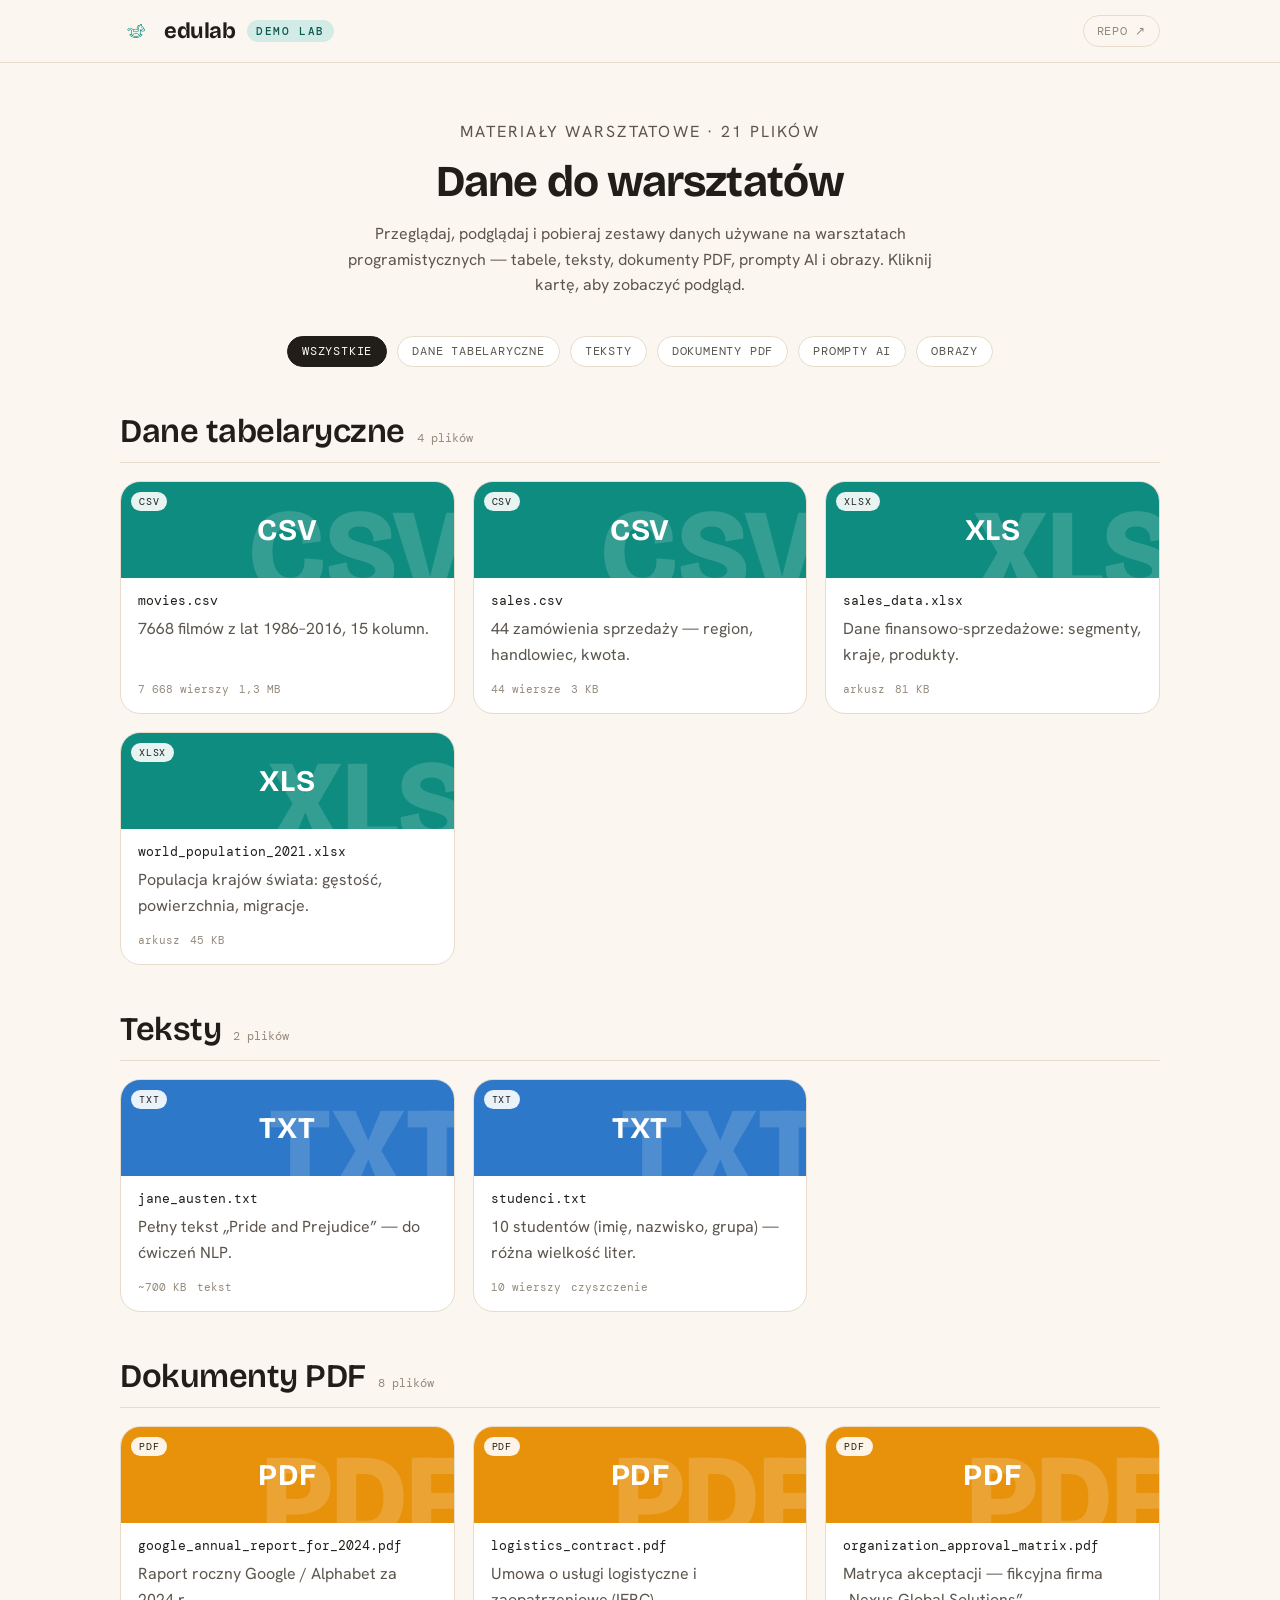
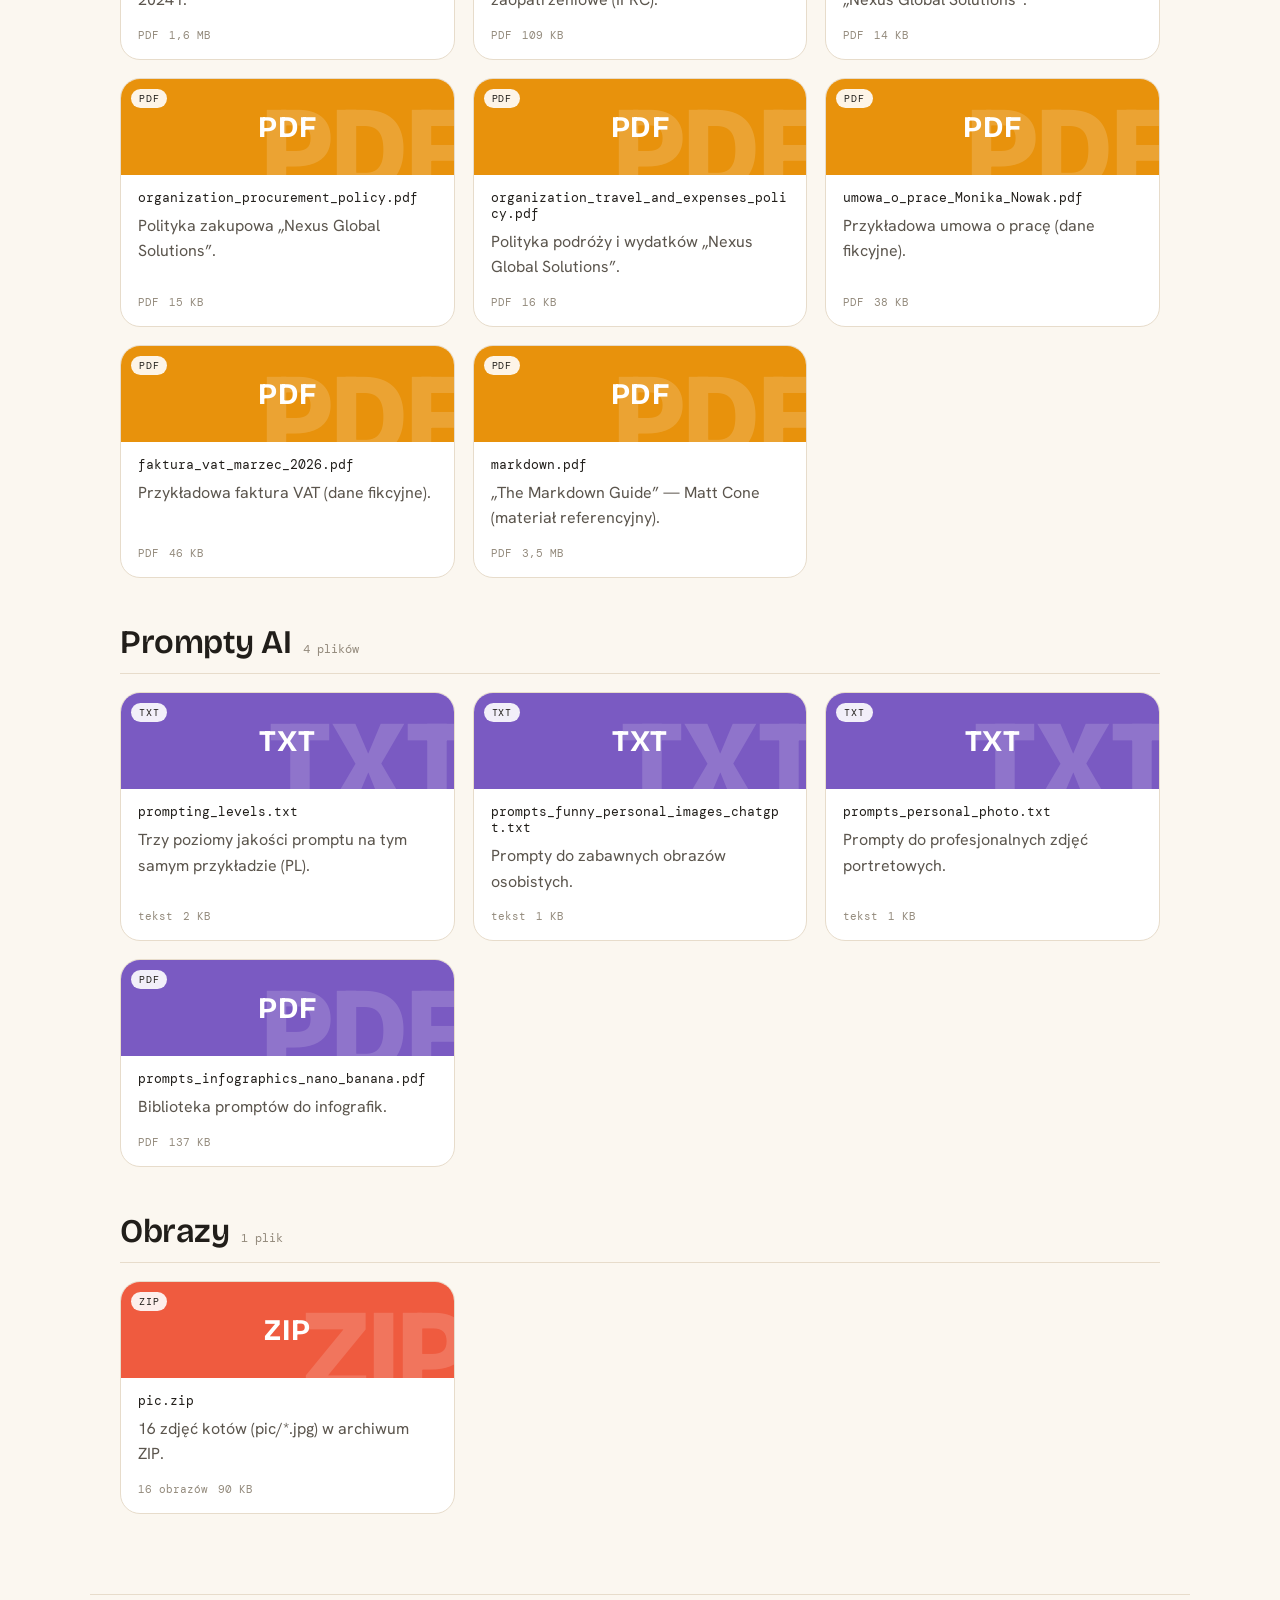
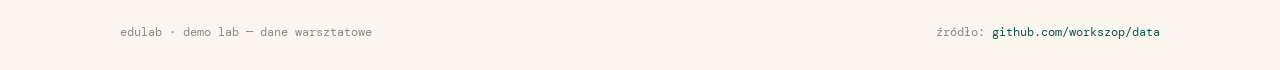
<file: docs/index.html>
<!DOCTYPE html>
<html lang="pl">
<head>
<meta charset="utf-8">
<meta name="viewport" content="width=device-width, initial-scale=1">
<title>edulab · dane warsztatowe</title>
<link rel="stylesheet" href="tokens.css">
<style>
  * { box-sizing: border-box; }
  html, body { margin: 0; padding: 0; }
  body.edu { background: var(--paper); color: var(--ink); font-family: var(--font-sans); }

  /* ---------- top brand bar ---------- */
  .edu-header {
    position: sticky; top: 0; z-index: 50; width: 100%;
    background: rgba(251, 247, 240, 0.85);
    backdrop-filter: blur(12px); -webkit-backdrop-filter: blur(12px);
    border-bottom: 1px solid var(--line);
  }
  .edu-header-inner {
    max-width: 1100px; margin: 0 auto;
    padding: 15px 30px; display: flex; align-items: center; gap: 12px;
  }
  .edu-logo { width: 32px; height: 32px; display: block; }
  .edu-wordmark { font-family: var(--font-display); font-weight: 700; font-size: 22px; letter-spacing: -.02em; color: var(--ink); }
  .edu-tag {
    font-family: var(--font-mono); font-weight: 500; font-size: 11px;
    letter-spacing: .14em; text-transform: uppercase; color: var(--teal-ink);
    background: var(--teal-soft); padding: 4px 9px; border-radius: var(--r-pill);
  }
  .edu-header-spacer { flex: 1; }
  .edu-header-link {
    font-family: var(--font-mono); font-size: 12px; letter-spacing: .06em;
    text-transform: uppercase; color: var(--ink-3); text-decoration: none;
    border: 1px solid var(--line); padding: 7px 13px; border-radius: var(--r-pill);
    transition: color .15s, border-color .15s;
  }
  .edu-header-link:hover { color: var(--teal-ink); border-color: var(--teal); }

  /* ---------- layout shell ---------- */
  main { max-width: 1100px; margin: 0 auto; padding: 56px 30px 80px; }

  /* ---------- page header ---------- */
  .page-head { text-align: center; margin-bottom: 14px; }
  .edu-overline {
    font-family: var(--font-mono); font-weight: 500; font-size: 12px;
    letter-spacing: .14em; text-transform: uppercase; color: var(--marigold-ink);
    margin: 0 0 14px;
  }
  .app-title {
    font-family: var(--font-display); font-weight: 800;
    font-size: clamp(2rem, 4.5vw, 2.85rem); letter-spacing: -.025em;
    line-height: 1.05; color: var(--ink); margin: 0 0 16px;
  }
  .edu-lead { font-size: 1.0625rem; line-height: 1.6; color: var(--ink-2); max-width: 38rem; margin: 0 auto; font-family: var(--font-sans); }

  /* ---------- toolbar (count + filters) ---------- */
  .toolbar { display: flex; flex-wrap: wrap; align-items: center; justify-content: center; gap: 10px; margin: 38px 0 30px; }
  .filter-chip {
    font-family: var(--font-mono); font-size: 11.5px; text-transform: uppercase;
    letter-spacing: .07em; padding: 7px 14px; border-radius: var(--r-pill);
    background: var(--surface); color: var(--ink-2); border: 1px solid var(--line);
    cursor: pointer; transition: all .15s;
  }
  .filter-chip:hover { border-color: var(--line-2); }
  .filter-chip[aria-pressed="true"] { background: var(--ink); color: var(--paper); border-color: var(--ink); }

  /* ---------- category sections ---------- */
  .cat-section { margin-top: 46px; }
  .cat-head { display: flex; align-items: baseline; gap: 12px; margin: 0 0 18px; padding-bottom: 12px; border-bottom: 1px solid var(--line); }
  .cat-title { font-family: var(--font-display); font-weight: 600; font-size: var(--h3); color: var(--ink); margin: 0; }
  .cat-count { font-family: var(--font-mono); font-size: 12px; color: var(--ink-3); }

  /* ---------- grid of file cards ---------- */
  .grid { display: grid; grid-template-columns: repeat(3, 1fr); gap: 18px; }
  @media (max-width: 860px) { .grid { grid-template-columns: repeat(2, 1fr); } }
  @media (max-width: 560px) { .grid { grid-template-columns: 1fr; } }

  .card {
    background: var(--surface); border: 1px solid var(--line); border-radius: var(--r-lg);
    overflow: hidden; display: flex; flex-direction: column; cursor: pointer;
    transition: transform .2s cubic-bezier(.32,.72,.32,1), box-shadow .2s cubic-bezier(.32,.72,.32,1), border-color .2s;
  }
  .card:hover { transform: translateY(-4px); box-shadow: var(--shadow-lg); border-color: transparent; }

  .card-head {
    height: 96px; position: relative; overflow: hidden;
    display: flex; align-items: center; justify-content: center;
  }
  .card-glyph { font-family: var(--font-display); font-weight: 700; font-size: 30px; color: #fff; z-index: 1; letter-spacing: .02em; }
  .card-glyph-ghost {
    position: absolute; right: -14px; bottom: -34px; font-family: var(--font-display);
    font-weight: 800; font-size: 120px; color: rgba(255,255,255,.16); line-height: 1; user-select: none;
  }
  .card-chip {
    position: absolute; top: 10px; left: 10px; z-index: 2;
    font-family: var(--font-mono); font-size: 10px; text-transform: uppercase;
    letter-spacing: .08em; padding: 3px 8px; border-radius: var(--r-pill);
    background: rgba(255,255,255,.9); color: var(--ink);
  }

  .card-body { padding: 15px 17px 17px; display: flex; flex-direction: column; gap: 7px; flex: 1; }
  .card-name { font-family: var(--font-mono); font-size: 12.5px; color: var(--ink); word-break: break-all; }
  .card-blurb { font-family: var(--font-sans); font-size: 13.5px; line-height: 1.45; color: var(--ink-2); margin: 0; }
  .card-meta { margin-top: auto; padding-top: 8px; display: flex; gap: 10px; font-family: var(--font-mono); font-size: 11px; color: var(--ink-3); }

  /* ---------- modal ---------- */
  .overlay {
    position: fixed; inset: 0; z-index: 100; display: none;
    background: rgba(33,30,26,.46); backdrop-filter: blur(3px);
    align-items: flex-start; justify-content: center; padding: 5vh 20px;
  }
  .overlay.open { display: flex; }
  .modal {
    background: var(--paper); border-radius: var(--r-xl); box-shadow: var(--shadow-lg);
    width: min(860px, 100%); max-height: 90vh; display: flex; flex-direction: column; overflow: hidden;
  }
  .modal-head { padding: 22px 26px 18px; border-bottom: 1px solid var(--line); display: flex; align-items: flex-start; gap: 16px; }
  .modal-head-text { flex: 1; min-width: 0; }
  .modal-eyebrow { font-family: var(--font-mono); font-size: 11px; text-transform: uppercase; letter-spacing: .1em; color: var(--marigold-ink); margin: 0 0 6px; }
  .modal-title { font-family: var(--font-mono); font-size: 16px; color: var(--ink); margin: 0; word-break: break-all; }
  .modal-blurb { font-family: var(--font-sans); font-size: 14px; color: var(--ink-2); margin: 8px 0 0; line-height: 1.5; }
  .modal-close {
    flex-shrink: 0; width: 36px; height: 36px; border-radius: var(--r-pill); border: 1px solid var(--line);
    background: var(--surface); color: var(--ink-2); font-size: 18px; cursor: pointer; line-height: 1;
    display: flex; align-items: center; justify-content: center; transition: all .15s;
  }
  .modal-close:hover { background: var(--coral-soft); color: var(--coral-ink); border-color: var(--coral); }

  .modal-actions { padding: 14px 26px; display: flex; gap: 12px; align-items: center; border-bottom: 1px solid var(--line); flex-wrap: wrap; }
  .edu-btn {
    font-family: var(--font-display); font-weight: 600; font-size: 14px;
    background: var(--marigold); color: #fff; border: none; text-decoration: none;
    border-radius: var(--r-pill); padding: 11px 20px; box-shadow: var(--shadow-marigold);
    cursor: pointer; transition: background .15s, transform .12s; display: inline-flex; align-items: center; gap: 8px;
  }
  .edu-btn:hover { background: var(--marigold-600); }
  .edu-btn:active { transform: scale(.96); }
  .edu-btn-ghost {
    font-family: var(--font-mono); font-size: 12.5px; letter-spacing: .04em; color: var(--ink-2);
    background: var(--surface); border: 1px solid var(--line); box-shadow: none; text-transform: uppercase;
  }
  .edu-btn-ghost:hover { background: var(--paper-2); color: var(--ink); }

  .modal-body { padding: 0; overflow: auto; flex: 1; }
  .modal-body-pad { padding: 22px 26px 26px; }

  .preview-note { font-family: var(--font-mono); font-size: 11px; color: var(--ink-3); padding: 12px 26px 0; }

  /* CSV / XLSX table preview */
  .tbl-wrap { overflow: auto; border: 1px solid var(--line); border-radius: var(--r-md); margin: 0 26px 26px; }
  table.preview { border-collapse: collapse; width: 100%; font-family: var(--font-sans); font-size: 13px; }
  table.preview th { position: sticky; top: 0; background: var(--paper-3); color: var(--ink); font-family: var(--font-mono); font-size: 11px; text-transform: uppercase; letter-spacing: .05em; text-align: left; padding: 9px 12px; white-space: nowrap; border-bottom: 1px solid var(--line-2); }
  table.preview td { padding: 8px 12px; border-bottom: 1px solid var(--line); color: var(--ink-2); white-space: nowrap; }
  table.preview tr:last-child td { border-bottom: none; }
  table.preview tr:nth-child(even) td { background: rgba(244,237,223,.45); }

  /* text preview */
  pre.txt-preview {
    margin: 0 26px 26px; padding: 18px 20px; background: var(--surface); border: 1px solid var(--line);
    border-radius: var(--r-md); font-family: var(--font-mono); font-size: 12.5px; line-height: 1.6;
    color: var(--ink); white-space: pre-wrap; word-break: break-word; max-height: 52vh; overflow: auto;
  }

  /* pdf preview */
  .pdf-frame { width: 100%; height: 60vh; border: 1px solid var(--line); border-radius: var(--r-md); display: block; }
  .pdf-wrap { padding: 0 26px 26px; }

  /* image (zip) preview placeholder */
  .info-panel { margin: 0 26px 26px; padding: 22px 24px; background: var(--teal-soft); border-radius: var(--r-xl); color: var(--teal-ink); }
  .info-panel h4 { font-family: var(--font-display); font-weight: 700; font-size: 17px; margin: 0 0 8px; color: var(--teal-ink); }
  .info-panel p { font-family: var(--font-sans); font-size: 14px; line-height: 1.55; margin: 0; color: var(--teal-ink); }

  .loader { font-family: var(--font-mono); font-size: 12px; color: var(--ink-3); padding: 40px 26px; text-align: center; }

  footer.edu-foot { max-width: 1100px; margin: 0 auto; padding: 30px; border-top: 1px solid var(--line); font-family: var(--font-mono); font-size: 11.5px; color: var(--ink-3); display: flex; justify-content: space-between; flex-wrap: wrap; gap: 10px; }
  footer.edu-foot a { color: var(--teal-ink); text-decoration: none; }
</style>
</head>
<body class="edu">

<header class="edu-header"><div class="edu-header-inner">
  <img class="edu-logo" alt="edulab" src="edulab-mark-teal.png">
  <span class="edu-wordmark">edulab</span>
  <span class="edu-tag">demo lab</span>
  <span class="edu-header-spacer"></span>
  <a class="edu-header-link" href="https://github.com/workszop/data" target="_blank" rel="noopener">repo ↗</a>
</div></header>

<main>
  <div class="page-head">
    <p class="edu-overline">Materiały warsztatowe · 21 plików</p>
    <h1 class="app-title">Dane do warsztatów</h1>
    <p class="edu-lead">Przeglądaj, podglądaj i pobieraj zestawy danych używane na warsztatach programistycznych — tabele, teksty, dokumenty PDF, prompty AI i obrazy. Kliknij kartę, aby zobaczyć podgląd.</p>
  </div>

  <div class="toolbar" id="filters"></div>
  <div id="sections"></div>
</main>

<footer class="edu-foot">
  <span>edulab · demo lab — dane warsztatowe</span>
  <span>źródło: <a href="https://github.com/workszop/data" target="_blank" rel="noopener">github.com/workszop/data</a></span>
</footer>

<div class="overlay" id="overlay">
  <div class="modal" role="dialog" aria-modal="true">
    <div class="modal-head">
      <div class="modal-head-text">
        <p class="modal-eyebrow" id="m-cat"></p>
        <h2 class="modal-title" id="m-name"></h2>
        <p class="modal-blurb" id="m-blurb"></p>
      </div>
      <button class="modal-close" id="m-close" aria-label="Zamknij">×</button>
    </div>
    <div class="modal-actions">
      <a class="edu-btn" id="m-download" href="#" download>↓ Pobierz plik</a>
      <a class="edu-btn edu-btn-ghost" id="m-raw" href="#" target="_blank" rel="noopener">Otwórz raw</a>
      <span style="flex:1"></span>
      <span class="card-meta" id="m-meta" style="padding:0;"></span>
    </div>
    <div class="modal-body" id="m-body"></div>
  </div>
</div>

<script>
const RAW = "https://raw.githubusercontent.com/workszop/data/main/";
const BLOB = "https://github.com/workszop/data/blob/main/";

// subject colours per category (edulab play / brand palette)
const CAT = {
  tabular: { label: "Dane tabelaryczne", color: "var(--teal)" },
  text:    { label: "Teksty",            color: "var(--sky)" },
  docs:    { label: "Dokumenty PDF",     color: "var(--marigold)" },
  prompts: { label: "Prompty AI",        color: "var(--play-grape)" },
  images:  { label: "Obrazy",            color: "var(--coral)" },
};

const FILES = [
  // ---- tabular ----
  { f:"movies.csv", cat:"tabular", kind:"csv", glyph:"CSV",
    blurb:"7668 filmów z lat 1986–2016, 15 kolumn.", meta:["7 668 wierszy","1,3 MB"] },
  { f:"sales.csv", cat:"tabular", kind:"csv", glyph:"CSV",
    blurb:"44 zamówienia sprzedaży — region, handlowiec, kwota.", meta:["44 wiersze","3 KB"] },
  { f:"sales_data.xlsx", cat:"tabular", kind:"xlsx", glyph:"XLS",
    blurb:"Dane finansowo-sprzedażowe: segmenty, kraje, produkty.", meta:["arkusz","81 KB"] },
  { f:"world_population_2021.xlsx", cat:"tabular", kind:"xlsx", glyph:"XLS",
    blurb:"Populacja krajów świata: gęstość, powierzchnia, migracje.", meta:["arkusz","45 KB"] },

  // ---- text ----
  { f:"jane_austen.txt", cat:"text", kind:"txt", glyph:"TXT",
    blurb:"Pełny tekst „Pride and Prejudice” — do ćwiczeń NLP.", meta:["~700 KB","tekst"] },
  { f:"studenci.txt", cat:"text", kind:"txt", glyph:"TXT",
    blurb:"10 studentów (imię, nazwisko, grupa) — różna wielkość liter.", meta:["10 wierszy","czyszczenie"] },

  // ---- docs ----
  { f:"google_annual_report_for_2024.pdf", cat:"docs", kind:"pdf", glyph:"PDF",
    blurb:"Raport roczny Google / Alphabet za 2024 r.", meta:["PDF","1,6 MB"] },
  { f:"logistics_contract.pdf", cat:"docs", kind:"pdf", glyph:"PDF",
    blurb:"Umowa o usługi logistyczne i zaopatrzeniowe (IFRC).", meta:["PDF","109 KB"] },
  { f:"organization_approval_matrix.pdf", cat:"docs", kind:"pdf", glyph:"PDF",
    blurb:"Matryca akceptacji — fikcyjna firma „Nexus Global Solutions”.", meta:["PDF","14 KB"] },
  { f:"organization_procurement_policy.pdf", cat:"docs", kind:"pdf", glyph:"PDF",
    blurb:"Polityka zakupowa „Nexus Global Solutions”.", meta:["PDF","15 KB"] },
  { f:"organization_travel_and_expenses_policy.pdf", cat:"docs", kind:"pdf", glyph:"PDF",
    blurb:"Polityka podróży i wydatków „Nexus Global Solutions”.", meta:["PDF","16 KB"] },
  { f:"umowa_o_prace_Monika_Nowak.pdf", cat:"docs", kind:"pdf", glyph:"PDF",
    blurb:"Przykładowa umowa o pracę (dane fikcyjne).", meta:["PDF","38 KB"] },
  { f:"faktura_vat_marzec_2026.pdf", cat:"docs", kind:"pdf", glyph:"PDF",
    blurb:"Przykładowa faktura VAT (dane fikcyjne).", meta:["PDF","46 KB"] },
  { f:"markdown.pdf", cat:"docs", kind:"pdf", glyph:"PDF",
    blurb:"„The Markdown Guide” — Matt Cone (materiał referencyjny).", meta:["PDF","3,5 MB"] },

  // ---- prompts ----
  { f:"prompting_levels.txt", cat:"prompts", kind:"txt", glyph:"TXT",
    blurb:"Trzy poziomy jakości promptu na tym samym przykładzie (PL).", meta:["tekst","2 KB"] },
  { f:"prompts_funny_personal_images_chatgpt.txt", cat:"prompts", kind:"txt", glyph:"TXT",
    blurb:"Prompty do zabawnych obrazów osobistych.", meta:["tekst","1 KB"] },
  { f:"prompts_personal_photo.txt", cat:"prompts", kind:"txt", glyph:"TXT",
    blurb:"Prompty do profesjonalnych zdjęć portretowych.", meta:["tekst","1 KB"] },
  { f:"prompts_infographics_nano_banana.pdf", cat:"prompts", kind:"pdf", glyph:"PDF",
    blurb:"Biblioteka promptów do infografik.", meta:["PDF","137 KB"] },

  // ---- images ----
  { f:"pic.zip", cat:"images", kind:"zip", glyph:"ZIP",
    blurb:"16 zdjęć kotów (pic/*.jpg) w archiwum ZIP.", meta:["16 obrazów","90 KB"] },
];

// ---------- render sections ----------
const sectionsEl = document.getElementById("sections");
const filtersEl = document.getElementById("filters");
let activeCat = "all";

function buildFilters() {
  const cats = ["all", ...Object.keys(CAT)];
  filtersEl.innerHTML = "";
  cats.forEach(c => {
    const b = document.createElement("button");
    b.className = "filter-chip";
    b.textContent = c === "all" ? "Wszystkie" : CAT[c].label;
    b.setAttribute("aria-pressed", c === activeCat);
    b.onclick = () => { activeCat = c; buildFilters(); renderSections(); };
    filtersEl.appendChild(b);
  });
}

function renderSections() {
  sectionsEl.innerHTML = "";
  Object.keys(CAT).forEach(catKey => {
    if (activeCat !== "all" && activeCat !== catKey) return;
    const items = FILES.filter(x => x.cat === catKey);
    if (!items.length) return;
    const sec = document.createElement("section");
    sec.className = "cat-section";
    sec.innerHTML = `<div class="cat-head">
        <h2 class="cat-title">${CAT[catKey].label}</h2>
        <span class="cat-count">${items.length} ${items.length === 1 ? "plik" : "plików"}</span>
      </div><div class="grid"></div>`;
    const grid = sec.querySelector(".grid");
    items.forEach(it => grid.appendChild(makeCard(it)));
    sectionsEl.appendChild(sec);
  });
}

function makeCard(it) {
  const card = document.createElement("div");
  card.className = "card";
  card.onclick = () => openModal(it);
  card.innerHTML = `
    <div class="card-head" style="background:${CAT[it.cat].color}">
      <span class="card-chip">${it.kind.toUpperCase()}</span>
      <span class="card-glyph">${it.glyph}</span>
      <span class="card-glyph-ghost">${it.glyph}</span>
    </div>
    <div class="card-body">
      <div class="card-name">${it.f}</div>
      <p class="card-blurb">${it.blurb}</p>
      <div class="card-meta">${it.meta.map(m => `<span>${m}</span>`).join("")}</div>
    </div>`;
  return card;
}

// ---------- modal + previews ----------
const overlay = document.getElementById("overlay");
const mBody = document.getElementById("m-body");

function openModal(it) {
  document.getElementById("m-cat").textContent = CAT[it.cat].label;
  document.getElementById("m-name").textContent = it.f;
  document.getElementById("m-blurb").textContent = it.blurb;
  document.getElementById("m-meta").innerHTML = it.meta.map(m => `<span>${m}</span>`).join("");
  document.getElementById("m-download").href = RAW + encodeURIComponent(it.f);
  document.getElementById("m-raw").href = BLOB + encodeURIComponent(it.f);
  mBody.innerHTML = `<div class="loader">Wczytywanie podglądu…</div>`;
  overlay.classList.add("open");
  document.body.style.overflow = "hidden";
  renderPreview(it);
}

function closeModal() {
  overlay.classList.remove("open");
  document.body.style.overflow = "";
  mBody.innerHTML = "";
  revokePdf();
}
document.getElementById("m-close").onclick = closeModal;
overlay.onclick = e => { if (e.target === overlay) closeModal(); };
document.addEventListener("keydown", e => { if (e.key === "Escape") closeModal(); });

async function renderPreview(it) {
  try {
    if (it.kind === "csv")  return previewCSV(it);
    if (it.kind === "txt")  return previewTXT(it);
    if (it.kind === "xlsx") return previewXLSX(it);
    if (it.kind === "pdf")  return previewPDF(it);
    if (it.kind === "zip")  return previewZIP(it);
  } catch (err) {
    mBody.innerHTML = `<div class="loader">Nie udało się wczytać podglądu.<br>Użyj przycisku „Pobierz plik”. (${err})</div>`;
  }
}

function parseCSV(text, maxRows) {
  // minimal CSV parser handling quoted fields with commas
  const rows = []; let row = [], field = "", q = false;
  for (let i = 0; i < text.length; i++) {
    const c = text[i];
    if (q) {
      if (c === '"' && text[i+1] === '"') { field += '"'; i++; }
      else if (c === '"') q = false;
      else field += c;
    } else {
      if (c === '"') q = true;
      else if (c === ",") { row.push(field); field = ""; }
      else if (c === "\n") { row.push(field); rows.push(row); row = []; field = ""; if (maxRows && rows.length >= maxRows) break; }
      else if (c === "\r") {}
      else field += c;
    }
  }
  if (field.length || row.length) { row.push(field); rows.push(row); }
  return rows;
}

async function previewCSV(it) {
  const res = await fetch(RAW + encodeURIComponent(it.f));
  const text = await res.text();
  const totalLines = text.split("\n").filter(l => l.trim()).length;
  const rows = parseCSV(text, 26);
  renderTable(rows, `Podgląd: ${Math.min(rows.length-1,25)} z ${totalLines-1} wierszy danych`);
}

let xlsxLoading = null;
function ensureXLSX() {
  if (window.XLSX) return Promise.resolve();
  if (xlsxLoading) return xlsxLoading;
  xlsxLoading = new Promise((resolve, reject) => {
    const s = document.createElement("script");
    s.src = "https://cdn.jsdelivr.net/npm/xlsx@0.18.5/dist/xlsx.full.min.js";
    s.onload = resolve;
    s.onerror = () => reject(new Error("nie udało się wczytać biblioteki XLSX"));
    document.head.appendChild(s);
  });
  return xlsxLoading;
}

async function previewXLSX(it) {
  await ensureXLSX();
  const res = await fetch(RAW + encodeURIComponent(it.f));
  const buf = await res.arrayBuffer();
  const wb = XLSX.read(buf, { type: "array" });
  const ws = wb.Sheets[wb.SheetNames[0]];
  const rows = XLSX.utils.sheet_to_json(ws, { header: 1, blankrows: false });
  const total = rows.length;
  renderTable(rows.slice(0, 26).map(r => r.map(c => c == null ? "" : String(c))),
    `Arkusz „${wb.SheetNames[0]}” · podgląd ${Math.min(total-1,25)} z ${total-1} wierszy`);
}

function renderTable(rows, note) {
  if (!rows.length) { mBody.innerHTML = `<div class="loader">Brak danych do wyświetlenia.</div>`; return; }
  const head = rows[0], body = rows.slice(1);
  const esc = s => String(s).replace(/&/g,"&amp;").replace(/</g,"&lt;").replace(/>/g,"&gt;");
  let html = `<div class="preview-note">${note}</div><div class="tbl-wrap"><table class="preview"><thead><tr>`;
  head.forEach(h => html += `<th>${esc(h)}</th>`);
  html += `</tr></thead><tbody>`;
  body.forEach(r => {
    html += "<tr>";
    head.forEach((_, i) => html += `<td>${esc(r[i] ?? "")}</td>`);
    html += "</tr>";
  });
  html += `</tbody></table></div>`;
  mBody.innerHTML = html;
}

async function previewTXT(it) {
  const res = await fetch(RAW + encodeURIComponent(it.f));
  const text = await res.text();
  const LIMIT = 6000;
  const shown = text.slice(0, LIMIT);
  const esc = s => s.replace(/&/g,"&amp;").replace(/</g,"&lt;").replace(/>/g,"&gt;");
  const note = text.length > LIMIT ? `Podgląd pierwszych ${LIMIT.toLocaleString("pl")} znaków z ${text.length.toLocaleString("pl")}` : `Pełna zawartość (${text.length.toLocaleString("pl")} znaków)`;
  mBody.innerHTML = `<div class="preview-note">${note}</div><pre class="txt-preview">${esc(shown)}${text.length>LIMIT?"\n\n… (pobierz plik, aby zobaczyć całość)":""}</pre>`;
}

let pdfObjectUrl = null;
function revokePdf() { if (pdfObjectUrl) { URL.revokeObjectURL(pdfObjectUrl); pdfObjectUrl = null; } }

async function previewPDF(it) {
  const res = await fetch(RAW + encodeURIComponent(it.f));
  if (!res.ok) throw new Error(res.status);
  const blob = await res.blob();
  revokePdf();
  pdfObjectUrl = URL.createObjectURL(blob.slice(0, blob.size, "application/pdf"));
  mBody.innerHTML = `<div class="preview-note">Podgląd PDF · ${it.f}</div>
    <div class="pdf-wrap"><iframe class="pdf-frame" src="${pdfObjectUrl}#toolbar=1" title="${it.f}"></iframe></div>`;
}

function previewZIP(it) {
  mBody.innerHTML = `<div class="info-panel">
    <h4>Archiwum ZIP</h4>
    <p>Plik <strong>${it.f}</strong> zawiera 16 zdjęć kotów (<code>pic/*.jpg</code>). Pobierz archiwum, aby rozpakować obrazy lokalnie — podgląd zawartości ZIP nie jest dostępny w przeglądarce.</p>
  </div>`;
}

buildFilters();
renderSections();
</script>
</body>
</html>
</file>
<file: tokens.css>
/* ============================================================
   edulab — Colors & Type foundation
   Fonts loaded from Google Fonts (CDN). See README "Visual
   Foundations" for substitution notes.
   ============================================================ */


:root {
  /* ---- Brand fonts ---- */
  --font-display: 'Outfit', 'IBM Plex Sans', system-ui, sans-serif;
  --font-sans:    'IBM Plex Sans', system-ui, -apple-system, sans-serif;
  --font-mono:    'Roboto Mono', ui-monospace, 'SF Mono', Menlo, monospace;

  /* ============================================================
     RAW COLOR TOKENS
     ============================================================ */

  /* Paper — page background is white; the sand steps are wells/alternating sections */
  --paper:    #FFFFFF;   /* page background (white)    */
  --paper-2:  #F5F3F0;   /* alternating section        */
  --paper-3:  #EAE6E0;   /* deepest sand / wells       */
  --surface:  #FFFFFF;   /* cards & sheets             */

  /* Ink — warm near-black text & lines */
  --ink:      #1C1917;   /* primary text               */
  --ink-2:    #44403C;   /* secondary text             */
  --ink-3:    #625B53;   /* muted / placeholder        */
  --line:     #E0DBD3;   /* hairline borders           */
  --line-2:   #C9C2B7; --line-strong: #857C69; /* control borders >= 3:1 */ --track: color-mix(in srgb, var(--ink) 24%, transparent);   /* stronger borders           */

  /* ---- Brand: Yellow main · Blue + Green secondary · Red danger ----
     Plain saturated colours. A "-soft" tint IS the saturated colour
     (panels and chips are solid), "-ink" is the text colour ON it:
     white on blue/green/red, dark ink on yellow. Never colour-on-colour
     (no green text on green); the saturated colour itself goes only on
     white or black. */

  /* Yellow — primary (buttons, progress, values on dark panels) */
  --yellow:      #FFD500;
  --yellow-600:  #F0C800;  /* hover / press          */
  --yellow-soft: #FFD500;  /* chip / panel fill      */
  --yellow-ink:  #1C1917;  /* text on yellow         */

  /* Blue — secondary (panels, chips, correct / selected state) */
  --blue:      #1E8FC2;
  --blue-600:  #177AA8;
  --blue-soft: #177AA8;
  --blue-ink:  #FFFFFF;

  /* Green — secondary support (chips, success) */
  --green:      #00A651;
  --green-600:  #078342;
  --green-soft: #078342;
  --green-ink:  #FFFFFF;

  /* Red — danger / important / wrong (use sparingly) */
  --red:      #E5322D;
  --red-600:  #C92823;
  --red-soft: #C92823;
  --red-ink:  #FFFFFF;

  /* Legacy role aliases — older edulab apps use these names */
  --marigold: var(--yellow); --marigold-600: var(--yellow-600); --marigold-soft: var(--yellow-soft); --marigold-ink: var(--yellow-ink);
  --teal:     var(--blue);   --teal-600:     var(--blue-600);   --teal-soft:     var(--blue-soft);   --teal-ink:     var(--blue-ink);
  --sky:      var(--green);                                     --sky-soft:      var(--green-soft);  --sky-ink:      var(--green-ink);
  --coral:    var(--red);    --coral-600:    var(--red-600);    --coral-soft:    var(--red-soft);    --coral-ink:    var(--red-ink);

  /* Play palette — subject/category colours in the kids app */
  --play-sun:    #FFD500;
  --play-grass:  #00A651;
  --play-berry:  #C6478B;
  --play-grape:  #7A5AC2;
  --play-sky:    #1E8FC2;
  --play-coral:  #E5322D;

  /* ---- Semantic ---- */
  --success:      #00A651;  --success-soft: #078342;  --success-ink: #FFFFFF;
  --warning:      #FFD500;  --warning-soft: #FFD500;  --warning-ink: #1C1917;
  --danger:       #E5322D;  --danger-soft:  #C92823;  --danger-ink:  #FFFFFF;
  --info:         #1E8FC2;  --info-soft:    #177AA8;  --info-ink:    #FFFFFF;

  /* ---- Functional aliases ---- */
  --bg:        var(--paper);
  --fg:        var(--ink);
  --fg-muted:  var(--ink-2);
  --primary:   var(--yellow);
  --on-primary:#1C1917;      /* dark text on yellow */
  --focus-ring: 0 0 0 2px var(--paper), 0 0 0 5px var(--ink);

  /* ============================================================
     SPACING  (4pt base)
     ============================================================ */
  --sp-1: 4px;  --sp-2: 8px;  --sp-3: 12px; --sp-4: 16px;
  --sp-5: 20px; --sp-6: 24px; --sp-8: 32px; --sp-10: 40px;
  --sp-12: 48px; --sp-16: 64px; --sp-20: 80px; --sp-24: 96px;

  /* ---- Radii (friendly, generous) ---- */
  --r-xs: 6px; --r-sm: 10px; --r-md: 14px; --r-lg: 20px; --r-xl: 28px; --r-pill: 999px;

  /* ---- Elevation — warm, low, soft ---- */
  --shadow-sm: 0 1px 2px rgba(33,30,26,.10), 0 2px 6px rgba(33,30,26,.06);
  --shadow-md: 0 6px 18px rgba(33,30,26,.12), 0 1px 3px rgba(33,30,26,.08);
  --shadow-lg: 0 16px 40px rgba(33,30,26,.12), 0 3px 8px rgba(33,30,26,.06);
  --shadow-primary:  0 8px 22px color-mix(in srgb, var(--yellow) 30%, transparent);
  --shadow-marigold: var(--shadow-primary);   /* legacy alias */

  /* ============================================================
     TYPE SCALE (semantic sizes)
     ============================================================ */
  --display-font:  clamp(48px, 6vw, 72px);
  --h1: 44px; --h2: 33px; --h3: 25px; --h4: 19px;
  --body-lg: 18px; --body: 16px; --body-sm: 14px;
  --caption: 13px; --overline: 12px;
}

/* ============================================================
   SEMANTIC ELEMENT STYLES
   Apply via element selectors or .edu-prose wrapper.
   ============================================================ */

.edu-display, :where(.edu) h1.display {
  font-family: var(--font-display);
  font-weight: 700;
  font-size: var(--display-font);
  line-height: 1.02;
  letter-spacing: -0.025em;
  color: var(--ink);
}
:where(.edu) h1, .edu-h1 {
  font-family: var(--font-display);
  font-weight: 700; font-size: var(--h1);
  line-height: 1.06; letter-spacing: -0.02em; color: var(--ink);
}
:where(.edu) h2, .edu-h2 {
  font-family: var(--font-display);
  font-weight: 600; font-size: var(--h2);
  line-height: 1.12; letter-spacing: -0.015em; color: var(--ink);
}
:where(.edu) h3, .edu-h3 {
  font-family: var(--font-display);
  font-weight: 600; font-size: var(--h3);
  line-height: 1.2; letter-spacing: -0.01em; color: var(--ink);
}
:where(.edu) h4, .edu-h4 {
  font-family: var(--font-sans);
  font-weight: 700; font-size: var(--h4);
  line-height: 1.3; color: var(--ink);
}
:where(.edu) p, .edu-p, .edu-body {
  font-family: var(--font-sans);
  font-weight: 400; font-size: var(--body);
  line-height: 1.6; color: var(--ink-2);
}
.edu-body-lg { font-family: var(--font-sans); font-size: var(--body-lg); line-height: 1.6; color: var(--ink-2); }
.edu-small  { font-family: var(--font-sans); font-size: var(--body-sm); line-height: 1.5; color: var(--ink-2); }
.edu-caption{ font-family: var(--font-sans); font-size: var(--caption); line-height: 1.45; color: var(--ink-3); }

/* Overline — mono, tracked; functional labels only (never above page/section titles) */
.edu-overline {
  font-family: var(--font-mono);
  font-weight: 500; font-size: var(--overline);
  letter-spacing: 0.14em; text-transform: uppercase;
  color: var(--ink);
}
:where(.edu) code, .edu-mono {
  font-family: var(--font-mono);
  font-size: 0.92em; color: var(--ink);
  background: var(--paper-3); padding: 0.12em 0.4em; border-radius: var(--r-xs);
}

/* Solid colour blocks (callouts, stat cards, chips): set background: var(--X-soft) and
   color: var(--X-ink) on the block, add .edu-block, and every heading/paragraph inside
   inherits that text colour instead of the default ink. */
.edu-block, .edu-block h1, .edu-block h2, .edu-block h3, .edu-block h4, .edu-block p,
.edu-block li, .edu-block small { color: inherit; }

body.edu { background: var(--paper); color: var(--ink); font-family: var(--font-sans); }
</file>
<file: docs/tokens.css>
/* ============================================================
   edulab — Colors & Type foundation
   Fonts loaded from Google Fonts (CDN). See README "Visual
   Foundations" for substitution notes.
   ============================================================ */

@import url('https://fonts.googleapis.com/css2?family=Bricolage+Grotesque:opsz,wght@12..96,400;12..96,500;12..96,600;12..96,700;12..96,800&family=Hanken+Grotesk:wght@400;500;600;700&family=DM+Mono:wght@400;500&display=swap');

:root {
  /* ---- Brand fonts ---- */
  --font-display: 'Bricolage Grotesque', 'Hanken Grotesk', system-ui, sans-serif;
  --font-sans:    'Hanken Grotesk', system-ui, -apple-system, sans-serif;
  --font-mono:    'DM Mono', ui-monospace, 'SF Mono', Menlo, monospace;

  /* ============================================================
     RAW COLOR TOKENS
     ============================================================ */

  /* Paper — warm cream backgrounds (the brand never sits on pure white) */
  --paper:    #FBF7F0;   /* page background            */
  --paper-2:  #F4EDDF;   /* alternating section        */
  --paper-3:  #ECE1CF;   /* deepest cream / wells      */
  --surface:  #FFFFFF;   /* cards & sheets             */

  /* Ink — warm near-black text & lines */
  --ink:      #211E1A;   /* primary text               */
  --ink-2:    #5B554D;   /* secondary text             */
  --ink-3:    #938A7C;   /* muted / placeholder        */
  --line:     #E7DCCB;   /* hairline borders           */
  --line-2:   #D6C8B2;   /* stronger borders           */

  /* Marigold — primary brand */
  --marigold:      #E8920C;
  --marigold-600:  #CE800A;  /* hover / press          */
  --marigold-soft: #FBE7C2;  /* tint background        */
  --marigold-ink:  #8A4F00;  /* text on soft tint      */

  /* Teal — secondary brand */
  --teal:      #0E8C7F;
  --teal-600:  #0B7468;
  --teal-soft: #D2EBE6;
  --teal-ink:  #0A5A52;

  /* Coral — accent (use sparingly, for emphasis/CTAs) */
  --coral:      #EF5B3F;
  --coral-600:  #D44A30;
  --coral-soft: #FBDDD4;
  --coral-ink:  #9A2E1B;

  /* Sky — supportive, used in the learning app categories */
  --sky:      #2E78C9;
  --sky-soft: #D9E7F6;
  --sky-ink:  #1B4E88;

  /* Play palette — subject/category colours in the kids app */
  --play-sun:    #F2A516;
  --play-grass:  #4FA45C;
  --play-berry:  #C6478B;
  --play-grape:  #7A5AC2;
  --play-sky:    #2E78C9;
  --play-coral:  #EF5B3F;

  /* ---- Semantic ---- */
  --success:      #2F8F5B;  --success-soft: #D7EEDD;  --success-ink: #1C6A3E;
  --warning:      #C9810A;  --warning-soft: #FBEAC6;  --warning-ink: #855207;
  --danger:       #D8412A;  --danger-soft:  #FAD9D2;  --danger-ink:  #97271A;
  --info:         #2E78C9;  --info-soft:    #D9E7F6;  --info-ink:    #1B4E88;

  /* ---- Functional aliases ---- */
  --bg:        var(--paper);
  --fg:        var(--ink);
  --fg-muted:  var(--ink-2);
  --primary:   var(--marigold);
  --on-primary:#FFFFFF;
  --focus-ring: 0 0 0 3px rgba(232,146,12,.38);

  /* ============================================================
     SPACING  (4pt base)
     ============================================================ */
  --sp-1: 4px;  --sp-2: 8px;  --sp-3: 12px; --sp-4: 16px;
  --sp-5: 20px; --sp-6: 24px; --sp-8: 32px; --sp-10: 40px;
  --sp-12: 48px; --sp-16: 64px; --sp-20: 80px; --sp-24: 96px;

  /* ---- Radii (friendly, generous) ---- */
  --r-xs: 6px; --r-sm: 10px; --r-md: 14px; --r-lg: 20px; --r-xl: 28px; --r-pill: 999px;

  /* ---- Elevation — warm, low, soft ---- */
  --shadow-sm: 0 1px 2px rgba(33,30,26,.06), 0 1px 1px rgba(33,30,26,.04);
  --shadow-md: 0 4px 16px rgba(33,30,26,.08), 0 1px 3px rgba(33,30,26,.05);
  --shadow-lg: 0 16px 40px rgba(33,30,26,.12), 0 3px 8px rgba(33,30,26,.06);
  --shadow-marigold: 0 8px 22px rgba(232,146,12,.28);

  /* ============================================================
     TYPE SCALE (semantic sizes)
     ============================================================ */
  --display-font:  clamp(48px, 6vw, 72px);
  --h1: 44px; --h2: 33px; --h3: 25px; --h4: 19px;
  --body-lg: 18px; --body: 16px; --body-sm: 14px;
  --caption: 13px; --overline: 12px;
}

/* ============================================================
   SEMANTIC ELEMENT STYLES
   Apply via element selectors or .edu-prose wrapper.
   ============================================================ */

.edu-display, .edu h1.display {
  font-family: var(--font-display);
  font-weight: 700;
  font-size: var(--display-font);
  line-height: 1.02;
  letter-spacing: -0.025em;
  color: var(--ink);
}
.edu h1, .edu-h1 {
  font-family: var(--font-display);
  font-weight: 700; font-size: var(--h1);
  line-height: 1.06; letter-spacing: -0.02em; color: var(--ink);
}
.edu h2, .edu-h2 {
  font-family: var(--font-display);
  font-weight: 600; font-size: var(--h2);
  line-height: 1.12; letter-spacing: -0.015em; color: var(--ink);
}
.edu h3, .edu-h3 {
  font-family: var(--font-display);
  font-weight: 600; font-size: var(--h3);
  line-height: 1.2; letter-spacing: -0.01em; color: var(--ink);
}
.edu h4, .edu-h4 {
  font-family: var(--font-sans);
  font-weight: 700; font-size: var(--h4);
  line-height: 1.3; color: var(--ink);
}
.edu p, .edu-p, .edu-body {
  font-family: var(--font-sans);
  font-weight: 400; font-size: var(--body);
  line-height: 1.6; color: var(--ink-2);
}
.edu-body-lg { font-family: var(--font-sans); font-size: var(--body-lg); line-height: 1.6; color: var(--ink-2); }
.edu-small  { font-family: var(--font-sans); font-size: var(--body-sm); line-height: 1.5; color: var(--ink-2); }
.edu-caption{ font-family: var(--font-sans); font-size: var(--caption); line-height: 1.45; color: var(--ink-3); }

/* Overline / eyebrow — mono, tracked, the "lab" voice */
.edu-overline {
  font-family: var(--font-mono);
  font-weight: 500; font-size: var(--overline);
  letter-spacing: 0.14em; text-transform: uppercase;
  color: var(--marigold-ink);
}
.edu code, .edu-mono {
  font-family: var(--font-mono);
  font-size: 0.92em; color: var(--ink);
  background: var(--paper-3); padding: 0.12em 0.4em; border-radius: var(--r-xs);
}

body.edu { background: var(--paper); color: var(--ink); font-family: var(--font-sans); }
</file>
